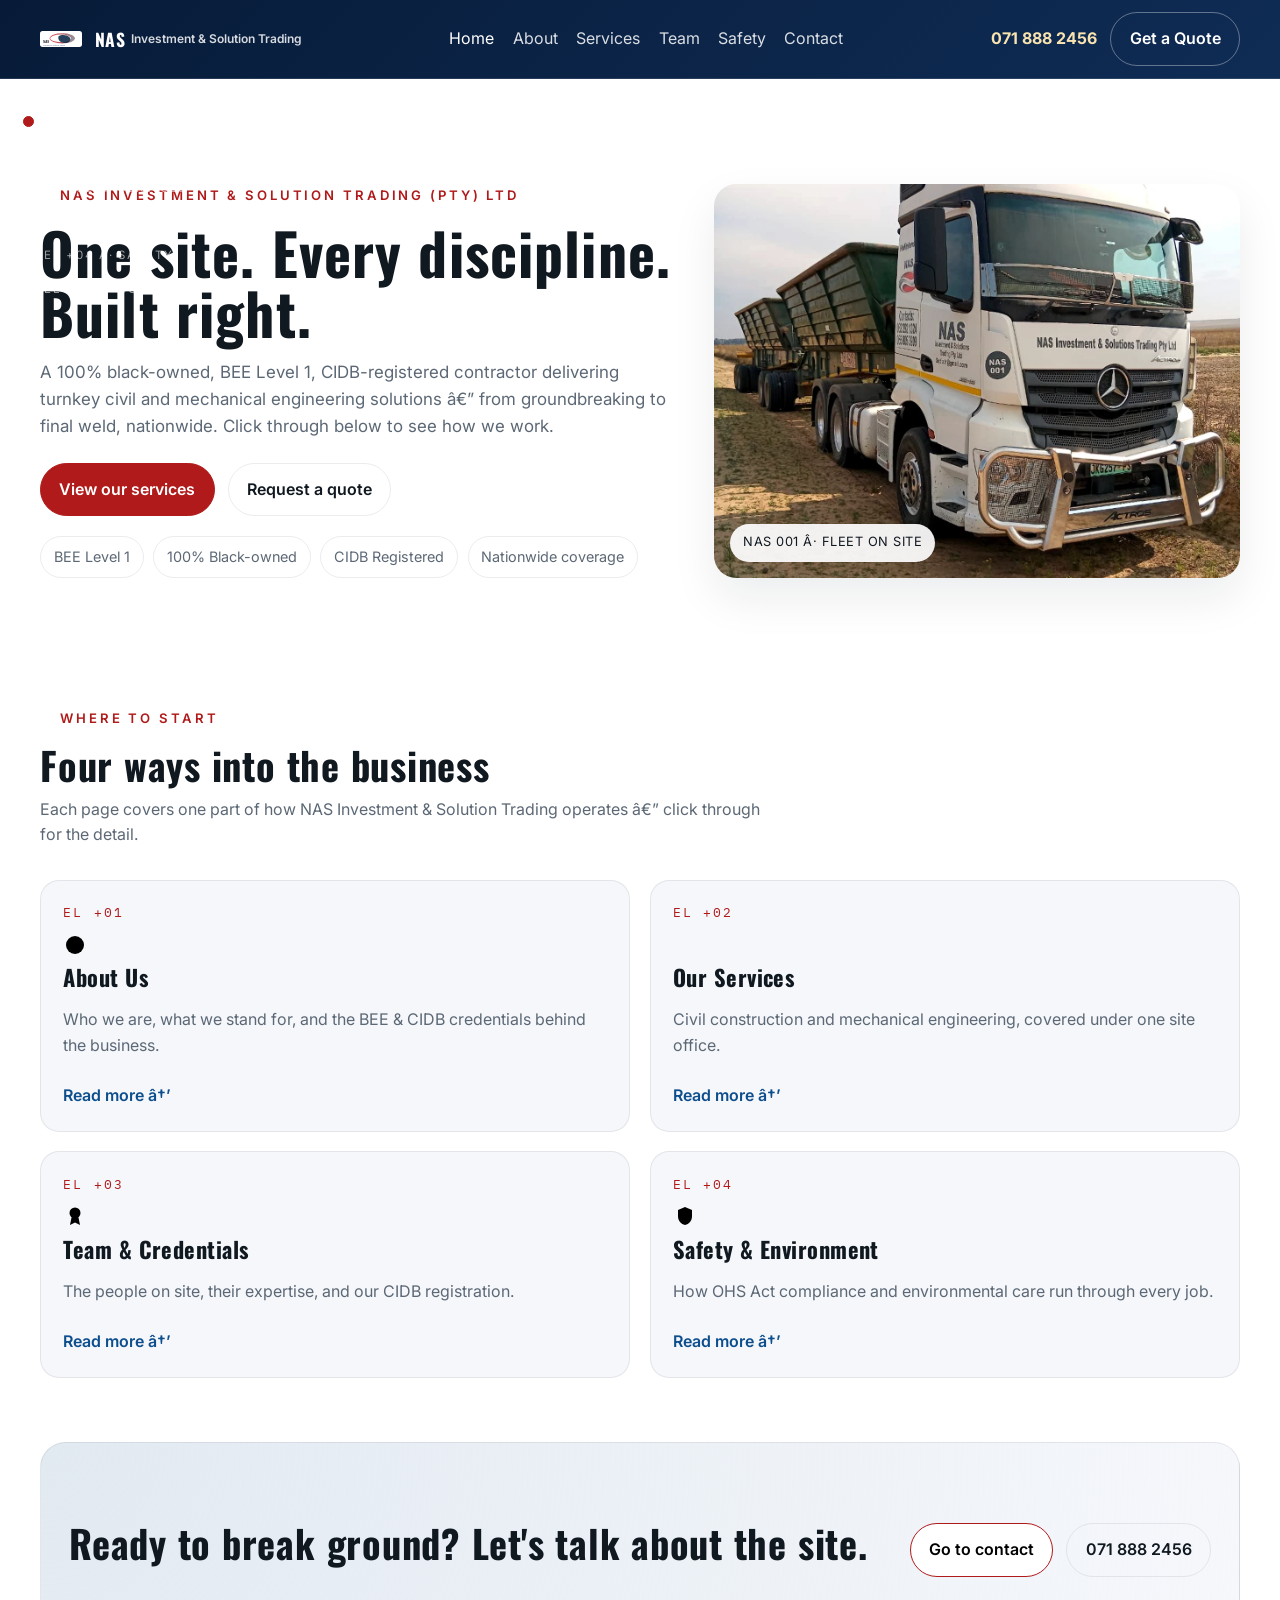
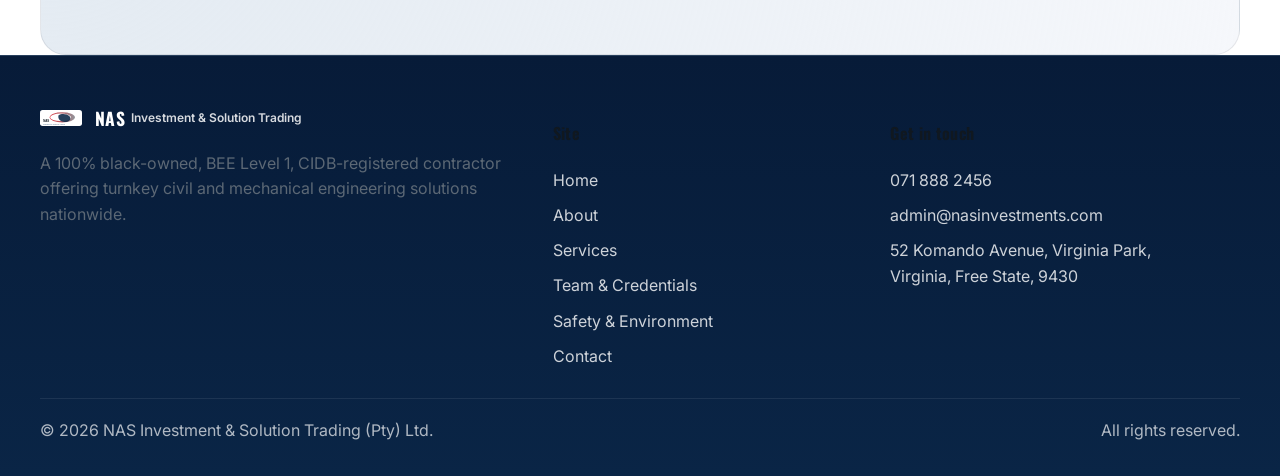
<file: index.html>
﻿<!DOCTYPE html>
<html lang="en">
<head>
<meta charset="UTF-8">
<meta name="viewport" content="width=device-width, initial-scale=1.0">
<title>NAS Investment &amp; Solution Trading | Civil &amp; Mechanical Construction</title>
<meta name="description" content="NAS Investment & Solution Trading (Pty) Ltd â€” a 100% black-owned, BEE Level 1, CIDB-registered construction company offering turnkey civil and mechanical engineering solutions across South Africa.">
<link rel="canonical" href="https://nasinvestments.co.za/">
<link rel="preconnect" href="https://fonts.googleapis.com">
<link rel="preconnect" href="https://fonts.gstatic.com" crossorigin>
<link href="https://fonts.googleapis.com/css2?family=Oswald:wght@500;600;700&family=Inter:wght@400;500;600;700&family=IBM+Plex+Mono:wght@500;600&display=swap" rel="stylesheet">
<link rel="stylesheet" href="styles.css">
</head>
<body>

<svg style="display:none">
  <defs>
    <symbol id="i-mark" viewBox="0 0 24 24"><path d="M4 19V5l9 14V5" stroke="currentColor"/><rect x="16.5" y="5" width="3" height="14" transform="rotate(14 18 12)" fill="currentColor" stroke="none" class="accent"/></symbol>
    <symbol id="i-house" viewBox="0 0 24 24"><polyline points="3 11 12 4 21 11"/><path d="M5 9.5V20h14V9.5"/><rect x="10" y="13" width="4" height="7"/></symbol>
    <symbol id="i-beam" viewBox="0 0 24 24"><path d="M5 4h14M5 20h14M12 4v16M8 4v2.4M16 4v2.4M8 17.6v2.4M16 17.6v2.4"/></symbol>
    <symbol id="i-compass" viewBox="0 0 24 24"><circle cx="12" cy="12" r="9"/><polygon points="13.6,8.4 15,13 12,17 9.6,13"/></symbol>
    <symbol id="i-shield" viewBox="0 0 24 24"><path d="M12 3l7 3v6c0 5-3 8-7 9-4-1-7-4-7-9V6z"/></symbol>
    <symbol id="i-badge" viewBox="0 0 24 24"><circle cx="12" cy="9" r="5.5"/><path d="M8.5 13.5L7 21l5-2.5 5 2.5-1.5-7.5"/></symbol>
    <symbol id="i-pin" viewBox="0 0 24 24"><path d="M12 22s7-7.5 7-12a7 7 0 10-14 0c0 4.5 7 12 7 12z"/><circle cx="12" cy="10" r="2.4"/></symbol>
    <symbol id="i-phone" viewBox="0 0 24 24"><path d="M6 4h3l1.6 4.2-2 1.4c1 2.6 2.8 4.4 5.4 5.4l1.4-2L19 14.4v3.1c0 1-.8 1.9-1.8 1.9C9.5 19.4 4.6 14.5 4.1 7.8 4 6.8 4.9 6 6 6z"/></symbol>
    <symbol id="i-mail" viewBox="0 0 24 24"><rect x="3" y="5" width="18" height="14" rx="1"/><path d="M3 6.5l9 6.5 9-6.5"/></symbol>
  </defs>
</svg>

<aside class="rail" aria-hidden="true">
  <div class="rail-line"></div>
  <div class="rail-marks">
    <a class="rail-mark active" href="index.html"><span class="tick"></span><span class="rail-text">EL +00 Â· HOME</span></a>
    <a class="rail-mark" href="about.html"><span class="tick"></span><span class="rail-text">EL +01 Â· ABOUT</span></a>
    <a class="rail-mark" href="services.html"><span class="tick"></span><span class="rail-text">EL +02 Â· SERVICES</span></a>
    <a class="rail-mark" href="team.html"><span class="tick"></span><span class="rail-text">EL +03 Â· TEAM</span></a>
    <a class="rail-mark" href="safety.html"><span class="tick"></span><span class="rail-text">EL +04 Â· SAFETY</span></a>
    <a class="rail-mark" href="contact.html"><span class="tick"></span><span class="rail-text">EL +05 Â· CONTACT</span></a>
  </div>
</aside>

<header id="site-header">
  <div class="nav-inner">
    <a class="brand" href="index.html">
      <img class="brand-logo" src="images/logo.svg" alt="NAS Investment & Solution Trading logo">
      <span class="brand-text"><strong>NAS</strong><span>Investment &amp; Solution Trading</span></span>
    </a>
    <nav class="menu" id="menu">
      <a href="index.html" class="active">Home</a>
      <a href="about.html">About</a>
      <a href="services.html">Services</a>
      <a href="team.html">Team</a>
      <a href="safety.html">Safety</a>
      <a href="contact.html">Contact</a>
    </nav>
    <div class="nav-cta">
      <a class="nav-phone" href="tel:0718882456">071 888 2456</a>
      <a class="btn btn-outline" href="contact.html">Get a Quote</a>
      <button class="nav-toggle" id="navToggle" aria-label="Toggle menu" aria-expanded="false" aria-controls="menu">
        <span></span><span></span><span></span>
      </button>
    </div>
  </div>
</header>

<main>

  <!-- HERO -->
  <section class="hero">
    <div class="hero-grid" aria-hidden="true"></div>
    <div class="wrap hero-inner">
      <div>
        <div class="eyebrow"><span class="tick"></span>NAS Investment &amp; Solution Trading (Pty) Ltd</div>
        <h1>One site. Every discipline. Built right.</h1>
        <p class="hero-lede">A 100% black-owned, BEE Level&nbsp;1, CIDB-registered contractor delivering turnkey civil and mechanical engineering solutions â€” from groundbreaking to final weld, nationwide. Click through below to see how we work.</p>
        <div class="hero-cta">
          <a class="btn btn-primary" href="services.html">View our services</a>
          <a class="btn btn-outline" href="contact.html">Request a quote</a>
        </div>
        <div class="badge-strip">
          <span class="badge">BEE Level 1</span>
          <span class="badge">100% Black-owned</span>
          <span class="badge">CIDB Registered</span>
          <span class="badge">Nationwide coverage</span>
        </div>
      </div>
      <div class="photo-frame hero-photo reveal">
        <picture>
          <source srcset="images/optimized/truck.webp" type="image/webp">
          <img src="images/optimized/truck.jpeg" alt="NAS Investment & Solution Trading branded Mercedes-Benz Actros with side-tipper trailers on site" loading="eager">
        </picture>
        <span class="photo-tag">NAS 001 Â· Fleet on site</span>
      </div>
    </div>
  </section>

  <!-- EXPLORE -->
  <section class="light">
    <div class="wrap">
      <div class="section-head reveal">
        <div class="eyebrow"><span class="tick"></span>Where to start</div>
        <h2>Four ways into the business</h2>
        <p>Each page covers one part of how NAS Investment &amp; Solution Trading operates â€” click through for the detail.</p>
      </div>
      <div class="explore-grid">
        <a class="explore-card reveal" href="about.html">
          <div class="mono">EL +01</div>
          <svg class="icon"><use href="#i-compass"/></svg>
          <h3>About Us</h3>
          <p>Who we are, what we stand for, and the BEE &amp; CIDB credentials behind the business.</p>
          <span class="go">Read more â†’</span>
        </a>
        <a class="explore-card reveal" href="services.html">
          <div class="mono">EL +02</div>
          <svg class="icon"><use href="#i-beam"/></svg>
          <h3>Our Services</h3>
          <p>Civil construction and mechanical engineering, covered under one site office.</p>
          <span class="go">Read more â†’</span>
        </a>
        <a class="explore-card reveal" href="team.html">
          <div class="mono">EL +03</div>
          <svg class="icon"><use href="#i-badge"/></svg>
          <h3>Team &amp; Credentials</h3>
          <p>The people on site, their expertise, and our CIDB registration.</p>
          <span class="go">Read more â†’</span>
        </a>
        <a class="explore-card reveal" href="safety.html">
          <div class="mono">EL +04</div>
          <svg class="icon"><use href="#i-shield"/></svg>
          <h3>Safety &amp; Environment</h3>
          <p>How OHS Act compliance and environmental care run through every job.</p>
          <span class="go">Read more â†’</span>
        </a>
      </div>
    </div>
  </section>

  <!-- CTA BAND -->
  <section class="cta-band" style="padding-top:0;padding-bottom:0;">
    <div class="wrap cta-band-inner" style="padding:3.6rem 1.75rem;">
      <h2>Ready to break ground? Let's talk about the site.</h2>
      <div class="cta-band-links">
        <a class="btn btn-primary" href="contact.html" style="background:var(--white);color:var(--black);">Go to contact</a>
        <a class="btn btn-outline" href="tel:0718882456">071 888 2456</a>
      </div>
    </div>
  </section>

</main>

<footer>
  <div class="wrap footer-grid">
    <div class="footer-col">
      <a class="brand" href="https://nasinvestments.co.za/">
        <img class="brand-logo" src="images/logo.svg" alt="NAS Investment & Solution Trading logo">
        <span class="brand-text"><strong>NAS</strong><span>Investment &amp; Solution Trading</span></span>
      </a>
      <p style="margin-top:1.1rem;">A 100% black-owned, BEE Level&nbsp;1, CIDB-registered contractor offering turnkey civil and mechanical engineering solutions nationwide.</p>
    </div>
    <div class="footer-col">
      <h4>Site</h4>
      <ul class="footer-links">
        <li><a href="index.html">Home</a></li>
        <li><a href="about.html">About</a></li>
        <li><a href="services.html">Services</a></li>
        <li><a href="team.html">Team &amp; Credentials</a></li>
        <li><a href="safety.html">Safety &amp; Environment</a></li>
        <li><a href="contact.html">Contact</a></li>
      </ul>
    </div>
    <div class="footer-col">
      <h4>Get in touch</h4>
      <ul class="footer-contact">
        <li><a href="tel:0718882456">071 888 2456</a></li>
        <li><a href="mailto:admin@nasinvestments.com">admin@nasinvestments.com</a></li>
        <li>52 Komando Avenue, Virginia Park,<br>Virginia, Free State, 9430</li>
      </ul>
    </div>
  </div>
  <div class="wrap footer-bottom">
    <span>&copy; 2026 NAS Investment &amp; Solution Trading (Pty) Ltd.</span>
    <span>All rights reserved.</span>
  </div>
</footer>

<script src="script.js"></script>
</body>
</html>
</file>
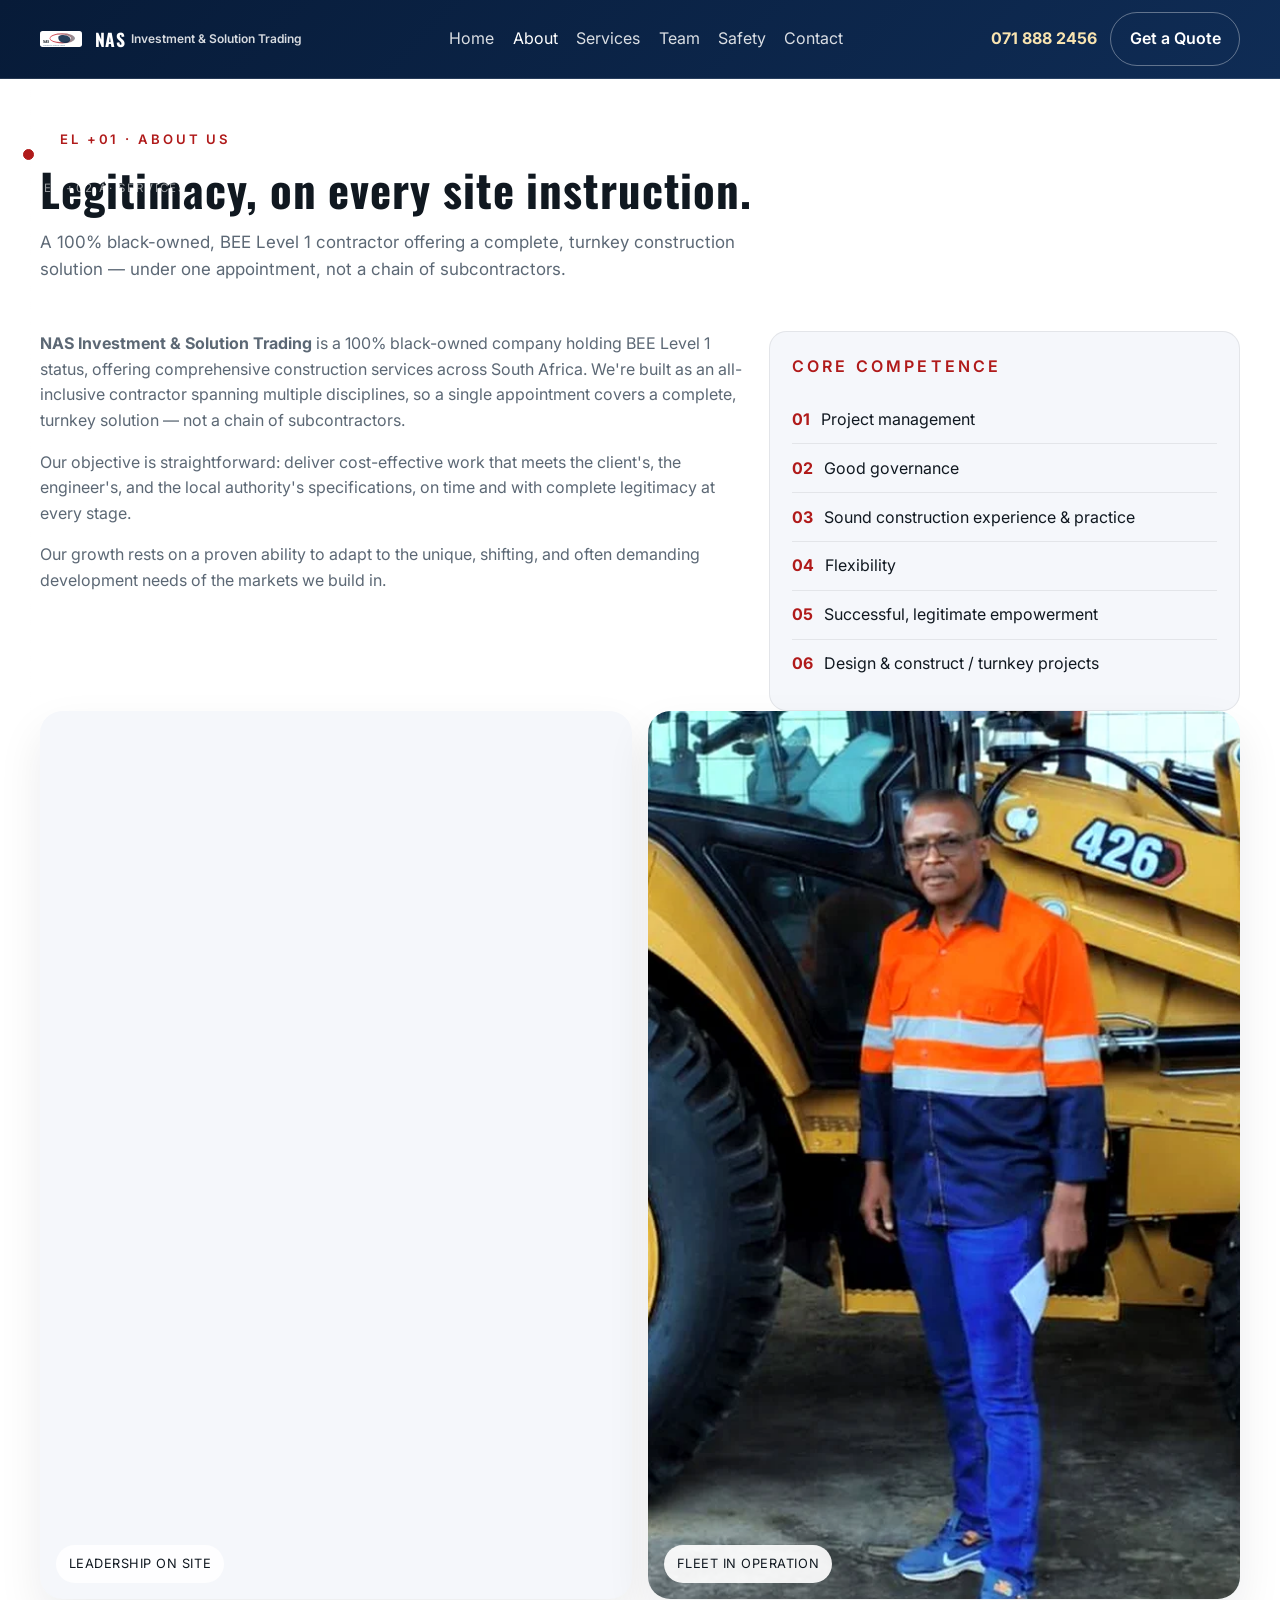
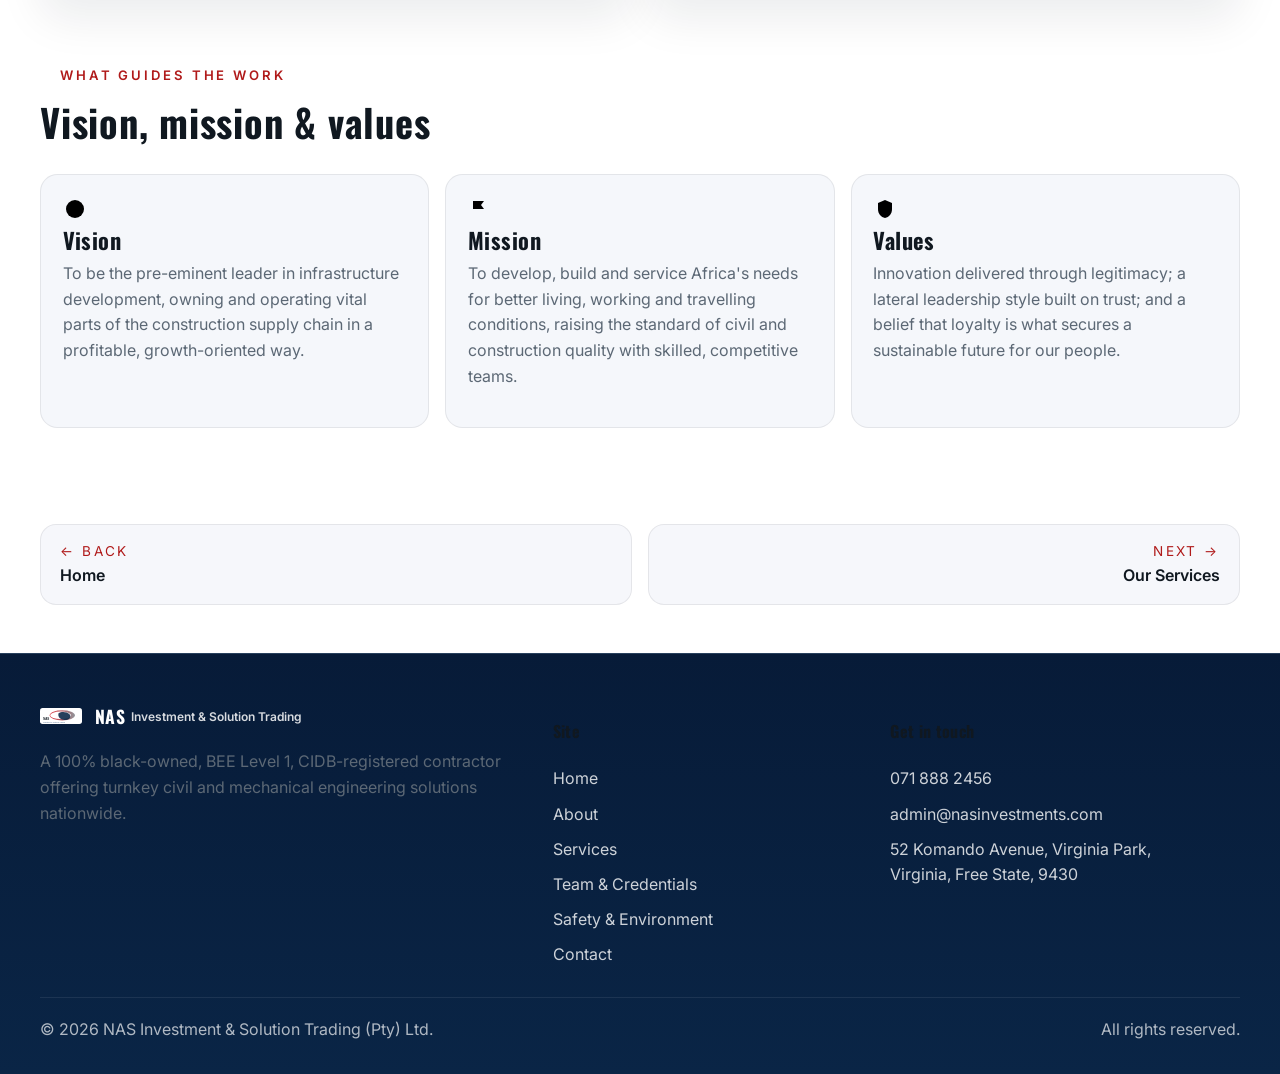
<file: about.html>
﻿<!DOCTYPE html>
<html lang="en">
<head>
<meta charset="UTF-8">
<meta name="viewport" content="width=device-width, initial-scale=1.0">
<title>About Us | NAS Investment &amp; Solution Trading</title>
<meta name="description" content="NAS Investment & Solution Trading is a 100% black-owned, BEE Level 1 construction company delivering turnkey civil and mechanical engineering solutions.">
<link rel="canonical" href="https://nasinvestments.co.za/about.html">
<link rel="preconnect" href="https://fonts.googleapis.com">
<link rel="preconnect" href="https://fonts.gstatic.com" crossorigin>
<link href="https://fonts.googleapis.com/css2?family=Oswald:wght@500;600;700&family=Inter:wght@400;500;600;700&family=IBM+Plex+Mono:wght@500;600&display=swap" rel="stylesheet">
<link rel="stylesheet" href="styles.css">
</head>
<body>

<svg style="display:none">
  <defs>
    <symbol id="i-mark" viewBox="0 0 24 24"><path d="M4 19V5l9 14V5" stroke="currentColor"/><rect x="16.5" y="5" width="3" height="14" transform="rotate(14 18 12)" fill="currentColor" stroke="none" class="accent"/></symbol>
    <symbol id="i-compass" viewBox="0 0 24 24"><circle cx="12" cy="12" r="9"/><polygon points="13.6,8.4 15,13 12,17 9.6,13"/></symbol>
    <symbol id="i-flag" viewBox="0 0 24 24"><line x1="5" y1="3" x2="5" y2="21"/><path d="M5 4h11l-3 4 3 4H5"/></symbol>
    <symbol id="i-shield" viewBox="0 0 24 24"><path d="M12 3l7 3v6c0 5-3 8-7 9-4-1-7-4-7-9V6z"/></symbol>
    <symbol id="i-beam" viewBox="0 0 24 24"><path d="M5 4h14M5 20h14M12 4v16M8 4v2.4M16 4v2.4M8 17.6v2.4M16 17.6v2.4"/></symbol>
    <symbol id="i-badge" viewBox="0 0 24 24"><circle cx="12" cy="9" r="5.5"/><path d="M8.5 13.5L7 21l5-2.5 5 2.5-1.5-7.5"/></symbol>
    <symbol id="i-pin" viewBox="0 0 24 24"><path d="M12 22s7-7.5 7-12a7 7 0 10-14 0c0 4.5 7 12 7 12z"/><circle cx="12" cy="10" r="2.4"/></symbol>
    <symbol id="i-phone" viewBox="0 0 24 24"><path d="M6 4h3l1.6 4.2-2 1.4c1 2.6 2.8 4.4 5.4 5.4l1.4-2L19 14.4v3.1c0 1-.8 1.9-1.8 1.9C9.5 19.4 4.6 14.5 4.1 7.8 4 6.8 4.9 6 6 6z"/></symbol>
    <symbol id="i-mail" viewBox="0 0 24 24"><rect x="3" y="5" width="18" height="14" rx="1"/><path d="M3 6.5l9 6.5 9-6.5"/></symbol>
  </defs>
</svg>

<aside class="rail" aria-hidden="true">
  <div class="rail-line"></div>
  <div class="rail-marks">
    <a class="rail-mark" href="index.html"><span class="tick"></span><span class="rail-text">EL +00 Â· HOME</span></a>
    <a class="rail-mark active" href="about.html"><span class="tick"></span><span class="rail-text">EL +01 Â· ABOUT</span></a>
    <a class="rail-mark" href="services.html"><span class="tick"></span><span class="rail-text">EL +02 Â· SERVICES</span></a>
    <a class="rail-mark" href="team.html"><span class="tick"></span><span class="rail-text">EL +03 Â· TEAM</span></a>
    <a class="rail-mark" href="safety.html"><span class="tick"></span><span class="rail-text">EL +04 Â· SAFETY</span></a>
    <a class="rail-mark" href="contact.html"><span class="tick"></span><span class="rail-text">EL +05 Â· CONTACT</span></a>
  </div>
</aside>

<header id="site-header">
  <div class="nav-inner">
    <a class="brand" href="index.html">
      <img class="brand-logo" src="images/logo.svg" alt="NAS Investment & Solution Trading logo">
      <span class="brand-text"><strong>NAS</strong><span>Investment &amp; Solution Trading</span></span>
    </a>
    <nav class="menu" id="menu">
      <a href="index.html">Home</a>
      <a href="about.html" class="active">About</a>
      <a href="services.html">Services</a>
      <a href="team.html">Team</a>
      <a href="safety.html">Safety</a>
      <a href="contact.html">Contact</a>
    </nav>
    <div class="nav-cta">
      <a class="nav-phone" href="tel:0718882456">071 888 2456</a>
      <a class="btn btn-outline" href="contact.html">Get a Quote</a>
      <button class="nav-toggle" id="navToggle" aria-label="Toggle menu" aria-expanded="false" aria-controls="menu">
        <span></span><span></span><span></span>
      </button>
    </div>
  </div>
</header>

<main>

  <div class="page-banner">
    <div class="wrap">
      <div class="eyebrow"><span class="tick"></span>EL +01 &middot; About us</div>
      <h1>Legitimacy, on every site instruction.</h1>
      <p class="lede">A 100% black-owned, BEE Level&nbsp;1 contractor offering a complete, turnkey construction solution &mdash; under one appointment, not a chain of subcontractors.</p>
    </div>
  </div>

  <section>
    <div class="wrap">
      <div class="about-layout">
        <div class="about-copy reveal">
          <p><strong>NAS Investment &amp; Solution Trading</strong> is a 100% black-owned company holding BEE Level&nbsp;1 status, offering comprehensive construction services across South Africa. We're built as an all-inclusive contractor spanning multiple disciplines, so a single appointment covers a complete, turnkey solution &mdash; not a chain of subcontractors.</p>
          <p>Our objective is straightforward: deliver cost-effective work that meets the client's, the engineer's, and the local authority's specifications, on time and with complete legitimacy at every stage.</p>
          <p>Our growth rests on a proven ability to adapt to the unique, shifting, and often demanding development needs of the markets we build in.</p>
        </div>
        <div class="spec-sheet reveal">
          <div class="spec-head">Core competence</div>
          <ul class="spec-list">
            <li><span class="idx">01</span>Project management</li>
            <li><span class="idx">02</span>Good governance</li>
            <li><span class="idx">03</span>Sound construction experience &amp; practice</li>
            <li><span class="idx">04</span>Flexibility</li>
            <li><span class="idx">05</span>Successful, legitimate empowerment</li>
            <li><span class="idx">06</span>Design &amp; construct / turnkey projects</li>
          </ul>
        </div>
      </div>
    </div>
  </section>

  <section class="light" style="padding-top:0;">
    <div class="wrap">
      <div class="photo-grid-2 reveal">
        <div class="photo-frame split-photo">
          <span class="photo-tag">Leadership on site</span>
        </div>
        <div class="photo-frame split-photo">
        <picture>
          <source srcset="images/optimized/sedia_ceo.webp" type="image/webp">
          <img src="images/optimized/sedia_ceo.jpeg" alt="NAS Investment & Solution Trading leadership at a plant handover" loading="lazy">
        </picture>
                    <picture>
                      <source srcset="images/optimized/truck_2.webp" type="image/webp">
                      <img src="images/optimized/truck_2.jpeg" alt="NAS fleet truck and side-tipper trailers on the open road" loading="lazy">
                    </picture>
          <span class="photo-tag">Fleet in operation</span>
        </div>
      </div>
    </div>
  </section>

  <section class="light" style="padding-top:0;">
    <div class="wrap">
      <div class="section-head reveal">
        <div class="eyebrow"><span class="tick"></span>What guides the work</div>
        <h2>Vision, mission &amp; values</h2>
      </div>
      <div class="vmv-grid">
        <div class="vmv-card reveal">
          <svg class="icon"><use href="#i-compass"/></svg>
          <h3>Vision</h3>
          <p>To be the pre-eminent leader in infrastructure development, owning and operating vital parts of the construction supply chain in a profitable, growth-oriented way.</p>
        </div>
        <div class="vmv-card reveal">
          <svg class="icon"><use href="#i-flag"/></svg>
          <h3>Mission</h3>
          <p>To develop, build and service Africa's needs for better living, working and travelling conditions, raising the standard of civil and construction quality with skilled, competitive teams.</p>
        </div>
        <div class="vmv-card reveal">
          <svg class="icon"><use href="#i-shield"/></svg>
          <h3>Values</h3>
          <p>Innovation delivered through legitimacy; a lateral leadership style built on trust; and a belief that loyalty is what secures a sustainable future for our people.</p>
        </div>
      </div>
    </div>
  </section>

  <nav class="page-nav">
    <a class="prev" href="index.html"><span class="dir">&larr; Back</span><span class="title">Home</span></a>
    <a class="next" href="services.html"><span class="dir">Next &rarr;</span><span class="title">Our Services</span></a>
  </nav>

</main>

<footer>
  <div class="wrap footer-grid">
    <div class="footer-col">
      <a class="brand" href="https://nasinvestments.co.za/">
        <img class="brand-logo" src="images/logo.svg" alt="NAS Investment & Solution Trading logo">
        <span class="brand-text"><strong>NAS</strong><span>Investment &amp; Solution Trading</span></span>
      </a>
      <p style="margin-top:1.1rem;">A 100% black-owned, BEE Level&nbsp;1, CIDB-registered contractor offering turnkey civil and mechanical engineering solutions nationwide.</p>
    </div>
    <div class="footer-col">
      <h4>Site</h4>
      <ul class="footer-links">
        <li><a href="index.html">Home</a></li>
        <li><a href="about.html">About</a></li>
        <li><a href="services.html">Services</a></li>
        <li><a href="team.html">Team &amp; Credentials</a></li>
        <li><a href="safety.html">Safety &amp; Environment</a></li>
        <li><a href="contact.html">Contact</a></li>
      </ul>
    </div>
    <div class="footer-col">
      <h4>Get in touch</h4>
      <ul class="footer-contact">
        <li><a href="tel:0718882456">071 888 2456</a></li>
        <li><a href="mailto:admin@nasinvestments.com">admin@nasinvestments.com</a></li>
        <li>52 Komando Avenue, Virginia Park,<br>Virginia, Free State, 9430</li>
      </ul>
    </div>
  </div>
  <div class="wrap footer-bottom">
    <span>&copy; 2026 NAS Investment &amp; Solution Trading (Pty) Ltd.</span>
    <span>All rights reserved.</span>
  </div>
</footer>

<script src="script.js"></script>
</body>
</html>
</file>
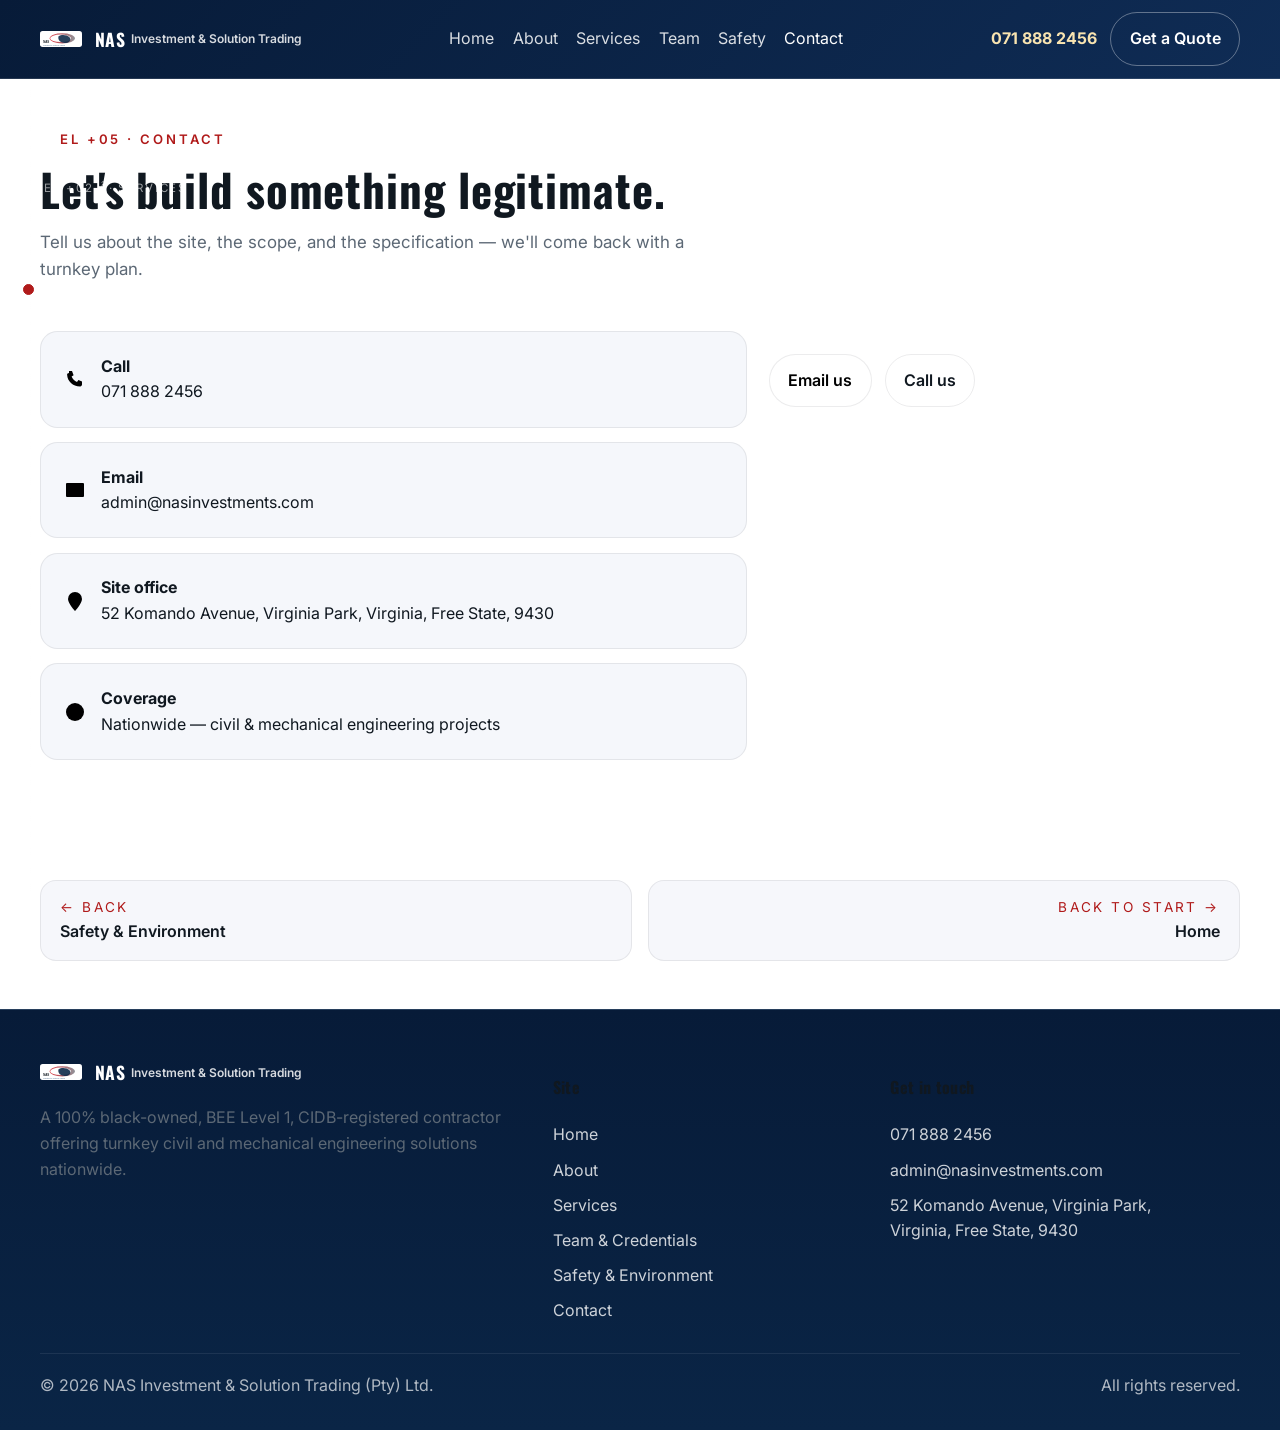
<file: contact.html>
﻿<!DOCTYPE html>
<html lang="en">
<head>
<meta charset="UTF-8">
<meta name="viewport" content="width=device-width, initial-scale=1.0">
<title>Contact Us | NAS Investment &amp; Solution Trading</title>
<meta name="description" content="Get in touch with NAS Investment & Solution Trading â€” 52 Komando Avenue, Virginia Park, Virginia, Free State. Call 071 888 2456 or email admin@nasinvestments.com.">
<link rel="canonical" href="https://nasinvestments.co.za/contact.html">
<link rel="preconnect" href="https://fonts.googleapis.com">
<link rel="preconnect" href="https://fonts.gstatic.com" crossorigin>
<link href="https://fonts.googleapis.com/css2?family=Oswald:wght@500;600;700&family=Inter:wght@400;500;600;700&family=IBM+Plex+Mono:wght@500;600&display=swap" rel="stylesheet">
<link rel="stylesheet" href="styles.css">
</head>
<body>

<svg style="display:none">
  <defs>
    <symbol id="i-mark" viewBox="0 0 24 24"><path d="M4 19V5l9 14V5" stroke="currentColor"/><rect x="16.5" y="5" width="3" height="14" transform="rotate(14 18 12)" fill="currentColor" stroke="none" class="accent"/></symbol>
    <symbol id="i-pin" viewBox="0 0 24 24"><path d="M12 22s7-7.5 7-12a7 7 0 10-14 0c0 4.5 7 12 7 12z"/><circle cx="12" cy="10" r="2.4"/></symbol>
    <symbol id="i-phone" viewBox="0 0 24 24"><path d="M6 4h3l1.6 4.2-2 1.4c1 2.6 2.8 4.4 5.4 5.4l1.4-2L19 14.4v3.1c0 1-.8 1.9-1.8 1.9C9.5 19.4 4.6 14.5 4.1 7.8 4 6.8 4.9 6 6 6z"/></symbol>
    <symbol id="i-mail" viewBox="0 0 24 24"><rect x="3" y="5" width="18" height="14" rx="1"/><path d="M3 6.5l9 6.5 9-6.5"/></symbol>
    <symbol id="i-clock" viewBox="0 0 24 24"><circle cx="12" cy="12" r="9"/><polyline points="12 7 12 12 16 14"/></symbol>
  </defs>
</svg>

<aside class="rail" aria-hidden="true">
  <div class="rail-line"></div>
  <div class="rail-marks">
    <a class="rail-mark" href="index.html"><span class="tick"></span><span class="rail-text">EL +00 Â· HOME</span></a>
    <a class="rail-mark" href="about.html"><span class="tick"></span><span class="rail-text">EL +01 Â· ABOUT</span></a>
    <a class="rail-mark" href="services.html"><span class="tick"></span><span class="rail-text">EL +02 Â· SERVICES</span></a>
    <a class="rail-mark" href="team.html"><span class="tick"></span><span class="rail-text">EL +03 Â· TEAM</span></a>
    <a class="rail-mark" href="safety.html"><span class="tick"></span><span class="rail-text">EL +04 Â· SAFETY</span></a>
    <a class="rail-mark active" href="contact.html"><span class="tick"></span><span class="rail-text">EL +05 Â· CONTACT</span></a>
  </div>
</aside>

<header id="site-header">
  <div class="nav-inner">
    <a class="brand" href="index.html">
      <img class="brand-logo" src="images/logo.svg" alt="NAS Investment & Solution Trading logo">
      <span class="brand-text"><strong>NAS</strong><span>Investment &amp; Solution Trading</span></span>
    </a>
    <nav class="menu" id="menu">
      <a href="index.html">Home</a>
      <a href="about.html">About</a>
      <a href="services.html">Services</a>
      <a href="team.html">Team</a>
      <a href="safety.html">Safety</a>
      <a href="contact.html" class="active">Contact</a>
    </nav>
    <div class="nav-cta">
      <a class="nav-phone" href="tel:0718882456">071 888 2456</a>
      <a class="btn btn-outline" href="contact.html">Get a Quote</a>
      <button class="nav-toggle" id="navToggle" aria-label="Toggle menu" aria-expanded="false" aria-controls="menu">
        <span></span><span></span><span></span>
      </button>
    </div>
  </div>
</header>

<main>

  <div class="page-banner">
    <div class="wrap">
      <div class="eyebrow"><span class="tick"></span>EL +05 &middot; Contact</div>
      <h1>Let's build something legitimate.</h1>
      <p class="lede">Tell us about the site, the scope, and the specification &mdash; we'll come back with a turnkey plan.</p>
    </div>
  </div>

  <section class="contact" style="padding-bottom:5.5rem;">
    <div class="wrap">
      <div class="contact-layout">
        <div class="contact-cards reveal">
          <div class="ccard">
            <svg class="icon"><use href="#i-phone"/></svg>
            <span><strong>Call</strong><a href="tel:0718882456">071 888 2456</a></span>
          </div>
          <div class="ccard">
            <svg class="icon"><use href="#i-mail"/></svg>
            <span><strong>Email</strong><a href="mailto:admin@nasinvestments.com">admin@nasinvestments.com</a></span>
          </div>
          <div class="ccard">
            <svg class="icon"><use href="#i-pin"/></svg>
            <span><strong>Site office</strong><span>52 Komando Avenue, Virginia Park, Virginia, Free State, 9430</span></span>
          </div>
          <div class="ccard">
            <svg class="icon"><use href="#i-clock"/></svg>
            <span><strong>Coverage</strong><span>Nationwide &mdash; civil &amp; mechanical engineering projects</span></span>
          </div>
        </div>
        <div class="reveal">
          <div class="contact-cta">
            <a class="btn btn-dark" href="mailto:admin@nasinvestments.com" style="background:var(--white);color:var(--black);">Email us</a>
            <a class="btn btn-outline" href="tel:0718882456">Call us</a>
          </div>
        </div>
      </div>
    </div>
  </section>

  <nav class="page-nav">
    <a class="prev" href="safety.html"><span class="dir">&larr; Back</span><span class="title">Safety &amp; Environment</span></a>
    <a class="next" href="index.html"><span class="dir">Back to start &rarr;</span><span class="title">Home</span></a>
  </nav>

</main>

<footer>
  <div class="wrap footer-grid">
    <div class="footer-col">
      <a class="brand" href="index.html">
        <img class="brand-logo" src="images/logo.svg" alt="NAS Investment & Solution Trading logo">
        <span class="brand-text"><strong>NAS</strong><span>Investment &amp; Solution Trading</span></span>
      </a>
      <p style="margin-top:1.1rem;">A 100% black-owned, BEE Level&nbsp;1, CIDB-registered contractor offering turnkey civil and mechanical engineering solutions nationwide.</p>
    </div>
    <div class="footer-col">
      <h4>Site</h4>
      <ul class="footer-links">
        <li><a href="index.html">Home</a></li>
        <li><a href="about.html">About</a></li>
        <li><a href="services.html">Services</a></li>
        <li><a href="team.html">Team &amp; Credentials</a></li>
        <li><a href="safety.html">Safety &amp; Environment</a></li>
        <li><a href="contact.html">Contact</a></li>
      </ul>
    </div>
    <div class="footer-col">
      <h4>Get in touch</h4>
      <ul class="footer-contact">
        <li><a href="tel:0718882456">071 888 2456</a></li>
        <li><a href="mailto:admin@nasinvestments.com">admin@nasinvestments.com</a></li>
        <li>52 Komando Avenue, Virginia Park,<br>Virginia, Free State, 9430</li>
      </ul>
    </div>
  </div>
  <div class="wrap footer-bottom">
    <span>&copy; 2026 NAS Investment &amp; Solution Trading (Pty) Ltd.</span>
    <span>All rights reserved.</span>
  </div>
</footer>

<script src="script.js"></script>
</body>
</html>
</file>
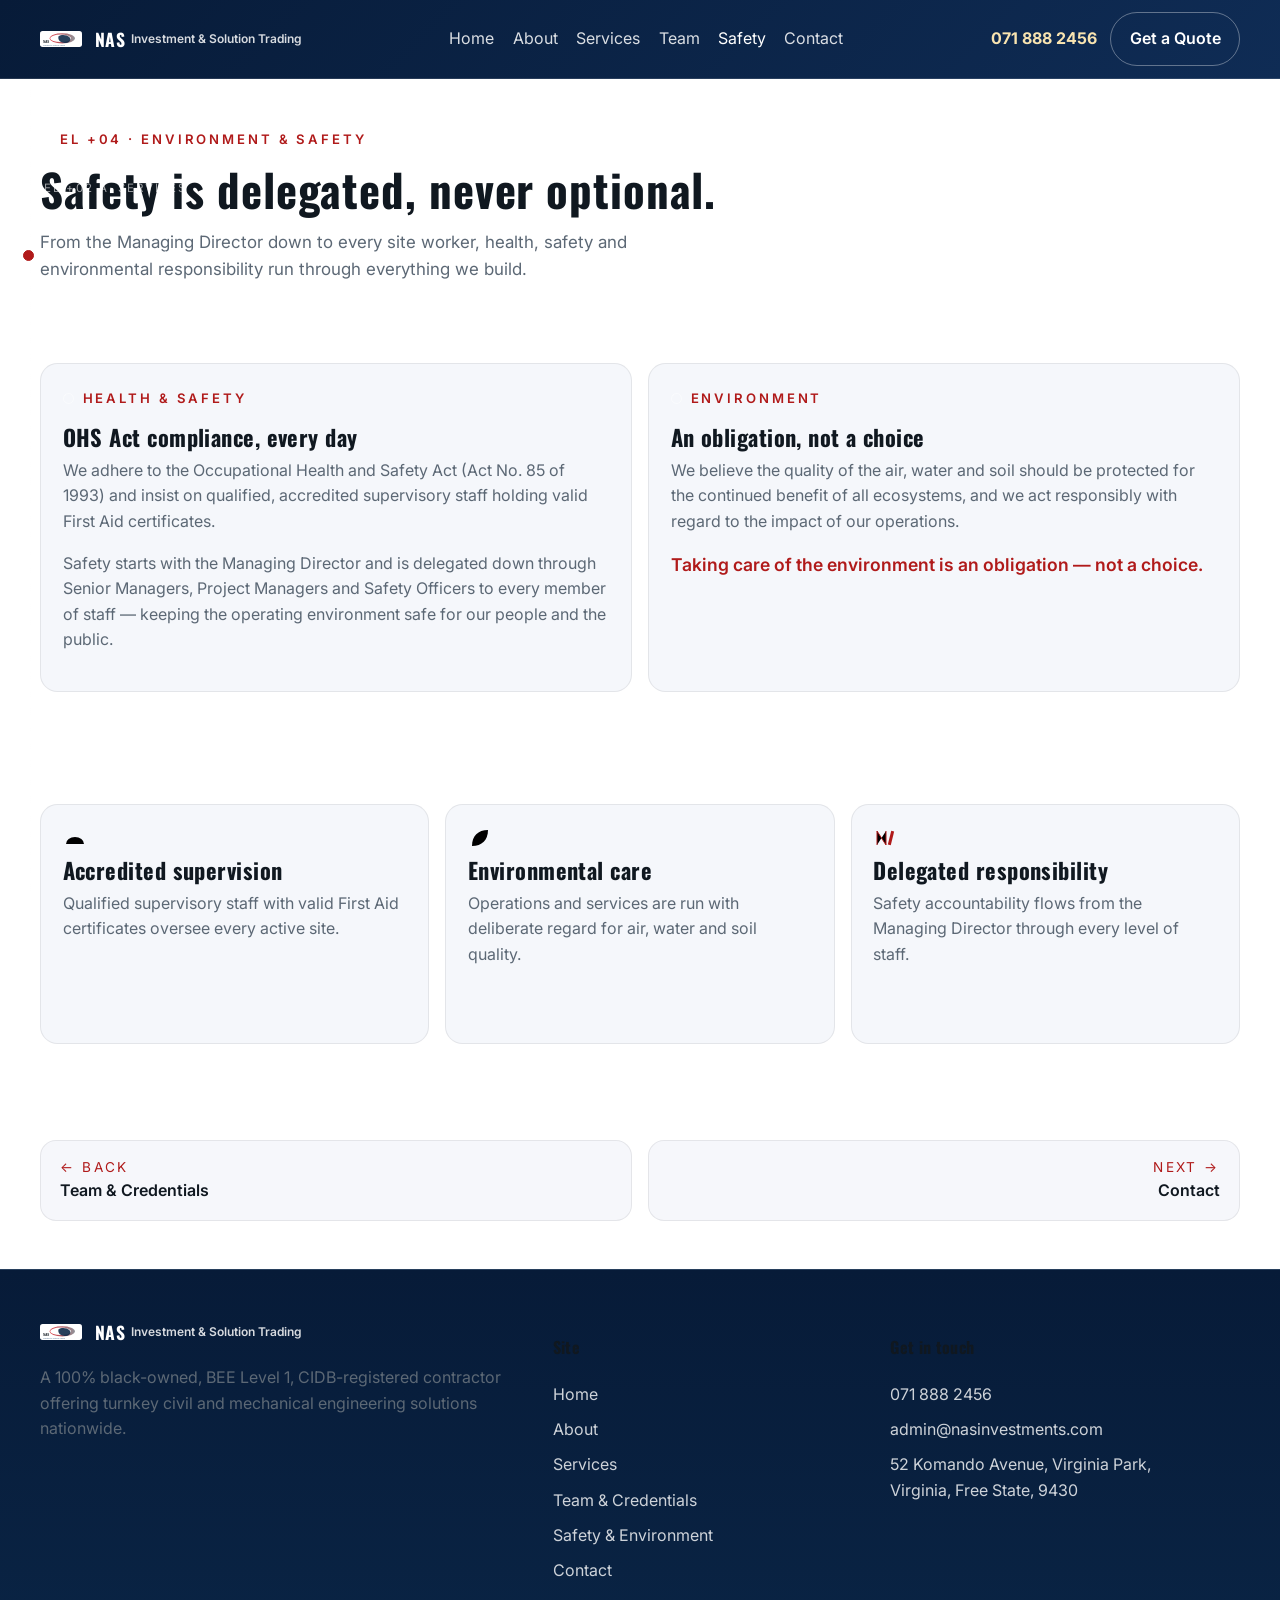
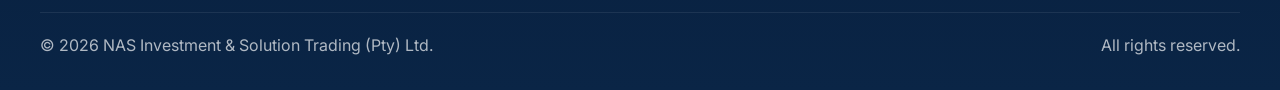
<file: safety.html>
﻿<!DOCTYPE html>
<html lang="en">
<head>
<meta charset="UTF-8">
<meta name="viewport" content="width=device-width, initial-scale=1.0">
<title>Safety &amp; Environment | NAS Investment &amp; Solution Trading</title>
<meta name="description" content="How NAS Investment & Solution Trading applies the Occupational Health and Safety Act and environmental responsibility on every site.">
<link rel="preconnect" href="https://fonts.googleapis.com">
<link rel="preconnect" href="https://fonts.gstatic.com" crossorigin>
<link href="https://fonts.googleapis.com/css2?family=Oswald:wght@500;600;700&family=Inter:wght@400;500;600;700&family=IBM+Plex+Mono:wght@500;600&display=swap" rel="stylesheet">
<link rel="stylesheet" href="styles.css">
</head>
<body>

<svg style="display:none">
  <defs>
    <symbol id="i-mark" viewBox="0 0 24 24"><path d="M4 19V5l9 14V5" stroke="currentColor"/><rect x="16.5" y="5" width="3" height="14" transform="rotate(14 18 12)" fill="currentColor" stroke="none" class="accent"/></symbol>
    <symbol id="i-helmet" viewBox="0 0 24 24"><path d="M3 18a9 7 0 0118 0"/><line x1="2" y1="18" x2="22" y2="18"/><line x1="12" y1="6" x2="12" y2="9"/></symbol>
    <symbol id="i-leaf" viewBox="0 0 24 24"><path d="M4 20C4 10 10 4 20 4c0 10-6 16-16 16z"/><path d="M4 20c4-4 8-8 16-16"/></symbol>
    <symbol id="i-pin" viewBox="0 0 24 24"><path d="M12 22s7-7.5 7-12a7 7 0 10-14 0c0 4.5 7 12 7 12z"/><circle cx="12" cy="10" r="2.4"/></symbol>
    <symbol id="i-phone" viewBox="0 0 24 24"><path d="M6 4h3l1.6 4.2-2 1.4c1 2.6 2.8 4.4 5.4 5.4l1.4-2L19 14.4v3.1c0 1-.8 1.9-1.8 1.9C9.5 19.4 4.6 14.5 4.1 7.8 4 6.8 4.9 6 6 6z"/></symbol>
    <symbol id="i-mail" viewBox="0 0 24 24"><rect x="3" y="5" width="18" height="14" rx="1"/><path d="M3 6.5l9 6.5 9-6.5"/></symbol>
  </defs>
</svg>

<aside class="rail" aria-hidden="true">
  <div class="rail-line"></div>
  <div class="rail-marks">
    <a class="rail-mark" href="index.html"><span class="tick"></span><span class="rail-text">EL +00 Â· HOME</span></a>
    <a class="rail-mark" href="about.html"><span class="tick"></span><span class="rail-text">EL +01 Â· ABOUT</span></a>
    <a class="rail-mark" href="services.html"><span class="tick"></span><span class="rail-text">EL +02 Â· SERVICES</span></a>
    <a class="rail-mark" href="team.html"><span class="tick"></span><span class="rail-text">EL +03 Â· TEAM</span></a>
    <a class="rail-mark active" href="safety.html"><span class="tick"></span><span class="rail-text">EL +04 Â· SAFETY</span></a>
    <a class="rail-mark" href="contact.html"><span class="tick"></span><span class="rail-text">EL +05 Â· CONTACT</span></a>
  </div>
</aside>

<header id="site-header">
  <div class="nav-inner">
    <a class="brand" href="index.html">
      <img class="brand-logo" src="images/logo.svg" alt="NAS Investment & Solution Trading logo">
      <span class="brand-text"><strong>NAS</strong><span>Investment &amp; Solution Trading</span></span>
    </a>
    <nav class="menu" id="menu">
      <a href="index.html">Home</a>
      <a href="about.html">About</a>
      <a href="services.html">Services</a>
      <a href="team.html">Team</a>
      <a href="safety.html" class="active">Safety</a>
      <a href="contact.html">Contact</a>
    </nav>
    <div class="nav-cta">
      <a class="nav-phone" href="tel:0718882456">071 888 2456</a>
      <a class="btn btn-outline" href="contact.html">Get a Quote</a>
      <button class="nav-toggle" id="navToggle" aria-label="Toggle menu" aria-expanded="false" aria-controls="menu">
        <span></span><span></span><span></span>
      </button>
    </div>
  </div>
</header>

<main>

  <div class="page-banner">
    <div class="wrap">
      <div class="eyebrow"><span class="tick"></span>EL +04 &middot; Environment &amp; safety</div>
      <h1>Safety is delegated, never optional.</h1>
      <p class="lede">From the Managing Director down to every site worker, health, safety and environmental responsibility run through everything we build.</p>
    </div>
  </div>

  <section class="safety">
    <div class="wrap safety-inner">
      <div class="safety-grid">
        <div class="safety-col reveal">
          <div class="eyebrow"><span class="tick"></span>Health &amp; Safety</div>
          <h3>OHS Act compliance, every day</h3>
          <p>We adhere to the Occupational Health and Safety Act (Act No. 85 of 1993) and insist on qualified, accredited supervisory staff holding valid First Aid certificates.</p>
          <p>Safety starts with the Managing Director and is delegated down through Senior Managers, Project Managers and Safety Officers to every member of staff &mdash; keeping the operating environment safe for our people and the public.</p>
        </div>
        <div class="safety-col reveal">
          <div class="eyebrow"><span class="tick"></span>Environment</div>
          <h3>An obligation, not a choice</h3>
          <p>We believe the quality of the air, water and soil should be protected for the continued benefit of all ecosystems, and we act responsibly with regard to the impact of our operations.</p>
          <p class="safety-quote">Taking care of the environment is an obligation &mdash; not a choice.</p>
        </div>
      </div>
    </div>
  </section>

  <section class="light">
    <div class="wrap">
      <div class="vmv-grid" style="grid-template-columns:repeat(3,1fr);">
        <div class="vmv-card reveal">
          <svg class="icon"><use href="#i-helmet"/></svg>
          <h3>Accredited supervision</h3>
          <p>Qualified supervisory staff with valid First Aid certificates oversee every active site.</p>
        </div>
        <div class="vmv-card reveal">
          <svg class="icon"><use href="#i-leaf"/></svg>
          <h3>Environmental care</h3>
          <p>Operations and services are run with deliberate regard for air, water and soil quality.</p>
        </div>
        <div class="vmv-card reveal">
          <svg class="icon"><use href="#i-mark"/></svg>
          <h3>Delegated responsibility</h3>
          <p>Safety accountability flows from the Managing Director through every level of staff.</p>
        </div>
      </div>
    </div>
  </section>

  <nav class="page-nav">
    <a class="prev" href="team.html"><span class="dir">&larr; Back</span><span class="title">Team &amp; Credentials</span></a>
    <a class="next" href="contact.html"><span class="dir">Next &rarr;</span><span class="title">Contact</span></a>
  </nav>

</main>

<footer>
  <div class="wrap footer-grid">
    <div class="footer-col">
      <a class="brand" href="https://nasinvestments.co.za/">
        <img class="brand-logo" src="images/logo.svg" alt="NAS Investment & Solution Trading logo">
        <span class="brand-text"><strong>NAS</strong><span>Investment &amp; Solution Trading</span></span>
      </a>
      <p style="margin-top:1.1rem;">A 100% black-owned, BEE Level&nbsp;1, CIDB-registered contractor offering turnkey civil and mechanical engineering solutions nationwide.</p>
    </div>
    <div class="footer-col">
      <h4>Site</h4>
      <ul class="footer-links">
        <li><a href="index.html">Home</a></li>
        <li><a href="about.html">About</a></li>
        <li><a href="services.html">Services</a></li>
        <li><a href="team.html">Team &amp; Credentials</a></li>
        <li><a href="safety.html">Safety &amp; Environment</a></li>
        <li><a href="contact.html">Contact</a></li>
      </ul>
    </div>
    <div class="footer-col">
      <h4>Get in touch</h4>
      <ul class="footer-contact">
        <li><a href="tel:0718882456">071 888 2456</a></li>
        <li><a href="mailto:admin@nasinvestments.com">admin@nasinvestments.com</a></li>
        <li>52 Komando Avenue, Virginia Park,<br>Virginia, Free State, 9430</li>
      </ul>
    </div>
  </div>
  <div class="wrap footer-bottom">
    <span>&copy; 2026 NAS Investment &amp; Solution Trading (Pty) Ltd.</span>
    <span>All rights reserved.</span>
  </div>
</footer>

<script src="script.js"></script>
</body>
</html>
</file>
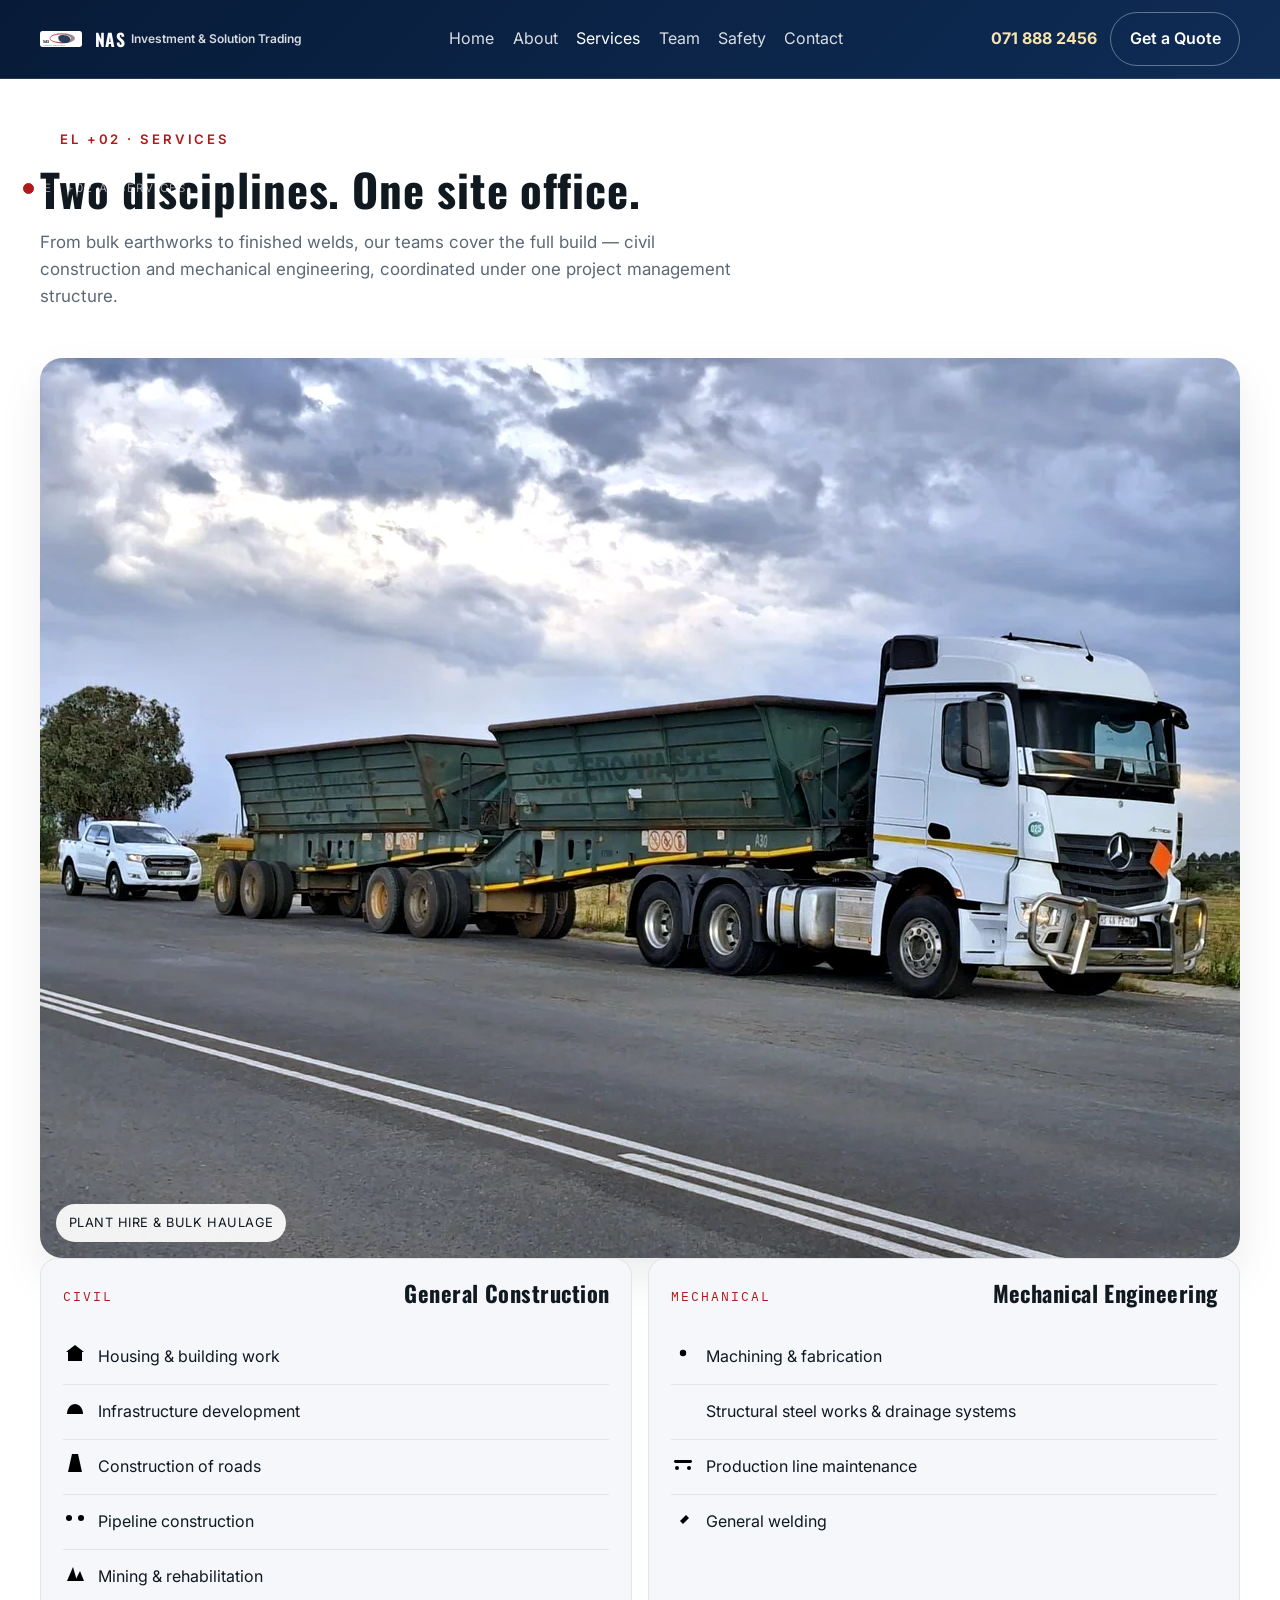
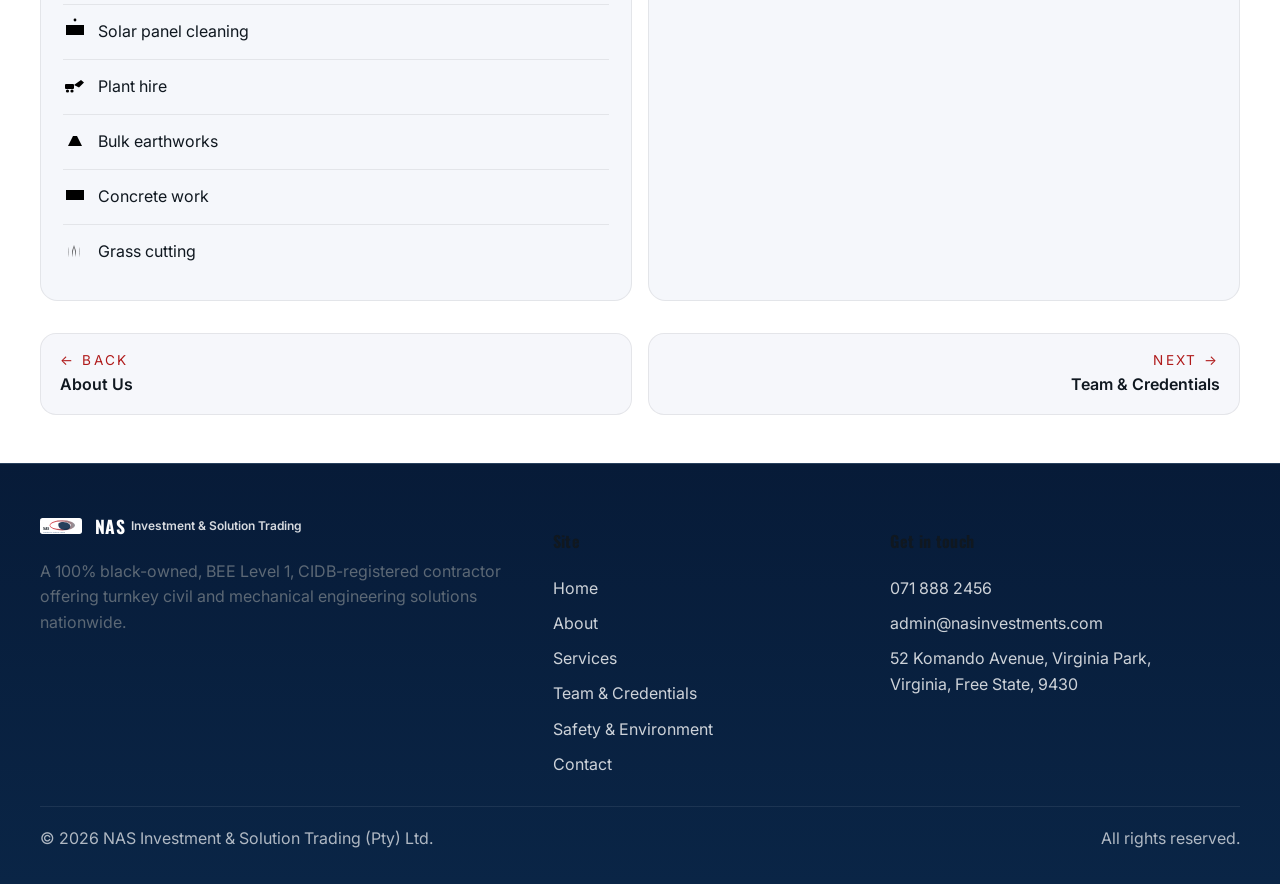
<file: services.html>
﻿<!DOCTYPE html>
<html lang="en">
<head>
<meta charset="UTF-8">
<meta name="viewport" content="width=device-width, initial-scale=1.0">
<title>Our Services | NAS Investment &amp; Solution Trading</title>
<meta name="description" content="General construction and mechanical engineering services from NAS Investment & Solution Trading â€” housing, roads, pipelines, mining rehabilitation, plant hire, fabrication and welding.">
<link rel="canonical" href="https://nasinvestments.co.za/services.html">
<link rel="preconnect" href="https://fonts.googleapis.com">
<link rel="preconnect" href="https://fonts.gstatic.com" crossorigin>
<link href="https://fonts.googleapis.com/css2?family=Oswald:wght@500;600;700&family=Inter:wght@400;500;600;700&family=IBM+Plex+Mono:wght@500;600&display=swap" rel="stylesheet">
<link rel="stylesheet" href="styles.css">
</head>
<body>

<svg style="display:none">
  <defs>
    <symbol id="i-mark" viewBox="0 0 24 24"><path d="M4 19V5l9 14V5" stroke="currentColor"/><rect x="16.5" y="5" width="3" height="14" transform="rotate(14 18 12)" fill="currentColor" stroke="none" class="accent"/></symbol>
    <symbol id="i-house" viewBox="0 0 24 24"><polyline points="3 11 12 4 21 11"/><path d="M5 9.5V20h14V9.5"/><rect x="10" y="13" width="4" height="7"/></symbol>
    <symbol id="i-bridge" viewBox="0 0 24 24"><path d="M2 18h20"/><path d="M4 18c0-6 4-10 8-10s8 4 8 10"/><line x1="8" y1="18" x2="8" y2="13"/><line x1="16" y1="18" x2="16" y2="13"/></symbol>
    <symbol id="i-road" viewBox="0 0 24 24"><path d="M5 21 9 3h6l4 18"/><line x1="12" y1="6" x2="12" y2="9"/><line x1="12" y1="12" x2="12" y2="15"/><line x1="12" y1="18" x2="12" y2="21"/></symbol>
    <symbol id="i-pipe" viewBox="0 0 24 24"><circle cx="6" cy="12" r="3"/><circle cx="18" cy="12" r="3"/><line x1="9" y1="12" x2="15" y2="12"/></symbol>
    <symbol id="i-mining" viewBox="0 0 24 24"><polygon points="4,20 10,6 14,20"/><polygon points="12,20 17,10 21,20"/></symbol>
    <symbol id="i-solar" viewBox="0 0 24 24"><rect x="3" y="9" width="18" height="10"/><line x1="3" y1="14" x2="21" y2="14"/><line x1="9" y1="9" x2="9" y2="19"/><line x1="15" y1="9" x2="15" y2="19"/><circle cx="12" cy="4" r="1.4"/></symbol>
    <symbol id="i-plant" viewBox="0 0 24 24"><rect x="2" y="13" width="9" height="5" rx="1"/><circle cx="4.5" cy="20" r="1.6"/><circle cx="9" cy="20" r="1.6"/><path d="M11 14 18 9 21 11.5 16 16.5"/></symbol>
    <symbol id="i-earth" viewBox="0 0 24 24"><path d="M3 20h18"/><path d="M5 20l3-6h8l3 6"/><path d="M8 14l2-4h4l2 4"/></symbol>
    <symbol id="i-concrete" viewBox="0 0 24 24"><rect x="3" y="9" width="18" height="10"/><line x1="3" y1="14" x2="9" y2="9"/><line x1="9" y1="19" x2="17" y2="9"/><line x1="15" y1="19" x2="21" y2="13"/></symbol>
    <symbol id="i-grass" viewBox="0 0 24 24"><path d="M5 21c0-6 1-10 1-10"/><path d="M9 21c0-8 2-12 2-12"/><path d="M13 21c0-8-2-12-2-12"/><path d="M17 21c0-6-1-10-1-10"/></symbol>
    <symbol id="i-gear" viewBox="0 0 24 24"><circle cx="12" cy="12" r="3.2"/><path d="M12 2v3M12 19v3M2 12h3M19 12h3M4.9 4.9l2.1 2.1M16.9 16.9l2.1 2.1M4.9 19.1l2.1-2.1M16.9 7.1l2.1-2.1"/></symbol>
    <symbol id="i-beam" viewBox="0 0 24 24"><path d="M5 4h14M5 20h14M12 4v16M8 4v2.4M16 4v2.4M8 17.6v2.4M16 17.6v2.4"/></symbol>
    <symbol id="i-conveyor" viewBox="0 0 24 24"><rect x="3" y="9" width="18" height="3" rx="1.4"/><circle cx="6" cy="17" r="2"/><circle cx="18" cy="17" r="2"/><line x1="6" y1="15" x2="6" y2="12"/><line x1="18" y1="15" x2="18" y2="12"/></symbol>
    <symbol id="i-weld" viewBox="0 0 24 24"><path d="M4 20l6-6"/><path d="M9 15l6-6 3 3-6 6z"/><line x1="17.5" y1="6.5" x2="19.5" y2="4.5"/><line x1="19" y1="9.5" x2="21.5" y2="9.5"/><line x1="14.5" y1="4" x2="14.5" y2="1.5"/></symbol>
    <symbol id="i-pin" viewBox="0 0 24 24"><path d="M12 22s7-7.5 7-12a7 7 0 10-14 0c0 4.5 7 12 7 12z"/><circle cx="12" cy="10" r="2.4"/></symbol>
    <symbol id="i-phone" viewBox="0 0 24 24"><path d="M6 4h3l1.6 4.2-2 1.4c1 2.6 2.8 4.4 5.4 5.4l1.4-2L19 14.4v3.1c0 1-.8 1.9-1.8 1.9C9.5 19.4 4.6 14.5 4.1 7.8 4 6.8 4.9 6 6 6z"/></symbol>
    <symbol id="i-mail" viewBox="0 0 24 24"><rect x="3" y="5" width="18" height="14" rx="1"/><path d="M3 6.5l9 6.5 9-6.5"/></symbol>
  </defs>
</svg>

<aside class="rail" aria-hidden="true">
  <div class="rail-line"></div>
  <div class="rail-marks">
    <a class="rail-mark" href="index.html"><span class="tick"></span><span class="rail-text">EL +00 Â· HOME</span></a>
    <a class="rail-mark" href="about.html"><span class="tick"></span><span class="rail-text">EL +01 Â· ABOUT</span></a>
    <a class="rail-mark active" href="services.html"><span class="tick"></span><span class="rail-text">EL +02 Â· SERVICES</span></a>
    <a class="rail-mark" href="team.html"><span class="tick"></span><span class="rail-text">EL +03 Â· TEAM</span></a>
    <a class="rail-mark" href="safety.html"><span class="tick"></span><span class="rail-text">EL +04 Â· SAFETY</span></a>
    <a class="rail-mark" href="contact.html"><span class="tick"></span><span class="rail-text">EL +05 Â· CONTACT</span></a>
  </div>
</aside>

<header id="site-header">
  <div class="nav-inner">
    <a class="brand" href="index.html">
      <img class="brand-logo" src="images/logo.svg" alt="NAS Investment & Solution Trading logo">
      <span class="brand-text"><strong>NAS</strong><span>Investment &amp; Solution Trading</span></span>
    </a>
    <nav class="menu" id="menu">
      <a href="index.html">Home</a>
      <a href="about.html">About</a>
      <a href="services.html" class="active">Services</a>
      <a href="team.html">Team</a>
      <a href="safety.html">Safety</a>
      <a href="contact.html">Contact</a>
    </nav>
    <div class="nav-cta">
      <a class="nav-phone" href="tel:0718882456">071 888 2456</a>
      <a class="btn btn-outline" href="contact.html">Get a Quote</a>
      <button class="nav-toggle" id="navToggle" aria-label="Toggle menu" aria-expanded="false" aria-controls="menu">
        <span></span><span></span><span></span>
      </button>
    </div>
  </div>
</header>

<main>

  <div class="page-banner">
    <div class="wrap">
      <div class="eyebrow"><span class="tick"></span>EL +02 &middot; Services</div>
      <h1>Two disciplines. One site office.</h1>
      <p class="lede">From bulk earthworks to finished welds, our teams cover the full build &mdash; civil construction and mechanical engineering, coordinated under one project management structure.</p>
    </div>
  </div>

  <section style="padding-bottom:0;">
    <div class="wrap reveal">
      <div class="photo-frame wide-photo">
        <picture>
          <source srcset="images/optimized/truck_2.webp" type="image/webp">
          <img src="images/optimized/truck_2.jpeg" alt="NAS Investment & Solution Trading side-tipper truck transporting material" loading="lazy">
        </picture>
        <span class="photo-tag">Plant hire &amp; bulk haulage</span>
      </div>
    </div>
  </section>

  <section class="svc-split" style="margin-top:0;">
    <div class="svc-panel dark reveal">
      <div class="svc-panel-head">
        <div class="mono">Civil</div>
        <h3>General Construction</h3>
      </div>
      <ul class="svc-list">
        <li class="svc-item"><span class="svc-icon"><svg class="icon"><use href="#i-house"/></svg></span>Housing &amp; building work</li>
        <li class="svc-item"><span class="svc-icon"><svg class="icon"><use href="#i-bridge"/></svg></span>Infrastructure development</li>
        <li class="svc-item"><span class="svc-icon"><svg class="icon"><use href="#i-road"/></svg></span>Construction of roads</li>
        <li class="svc-item"><span class="svc-icon"><svg class="icon"><use href="#i-pipe"/></svg></span>Pipeline construction</li>
        <li class="svc-item"><span class="svc-icon"><svg class="icon"><use href="#i-mining"/></svg></span>Mining &amp; rehabilitation</li>
        <li class="svc-item"><span class="svc-icon"><svg class="icon"><use href="#i-solar"/></svg></span>Solar panel cleaning</li>
        <li class="svc-item"><span class="svc-icon"><svg class="icon"><use href="#i-plant"/></svg></span>Plant hire</li>
        <li class="svc-item"><span class="svc-icon"><svg class="icon"><use href="#i-earth"/></svg></span>Bulk earthworks</li>
        <li class="svc-item"><span class="svc-icon"><svg class="icon"><use href="#i-concrete"/></svg></span>Concrete work</li>
        <li class="svc-item"><span class="svc-icon"><svg class="icon"><use href="#i-grass"/></svg></span>Grass cutting</li>
      </ul>
    </div>
    <div class="svc-panel light reveal">
      <div class="svc-panel-head">
        <div class="mono">Mechanical</div>
        <h3>Mechanical Engineering</h3>
      </div>
      <ul class="svc-list">
        <li class="svc-item"><span class="svc-icon"><svg class="icon"><use href="#i-gear"/></svg></span>Machining &amp; fabrication</li>
        <li class="svc-item"><span class="svc-icon"><svg class="icon"><use href="#i-beam"/></svg></span>Structural steel works &amp; drainage systems</li>
        <li class="svc-item"><span class="svc-icon"><svg class="icon"><use href="#i-conveyor"/></svg></span>Production line maintenance</li>
        <li class="svc-item"><span class="svc-icon"><svg class="icon"><use href="#i-weld"/></svg></span>General welding</li>
      </ul>
    </div>
  </section>

  <nav class="page-nav">
    <a class="prev" href="about.html"><span class="dir">&larr; Back</span><span class="title">About Us</span></a>
    <a class="next" href="team.html"><span class="dir">Next &rarr;</span><span class="title">Team &amp; Credentials</span></a>
  </nav>

</main>

<footer>
  <div class="wrap footer-grid">
    <div class="footer-col">
      <a class="brand" href="https://nasinvestments.co.za/">
        <img class="brand-logo" src="images/logo.svg" alt="NAS Investment & Solution Trading logo">
        <span class="brand-text"><strong>NAS</strong><span>Investment &amp; Solution Trading</span></span>
      </a>
      <p style="margin-top:1.1rem;">A 100% black-owned, BEE Level&nbsp;1, CIDB-registered contractor offering turnkey civil and mechanical engineering solutions nationwide.</p>
    </div>
    <div class="footer-col">
      <h4>Site</h4>
      <ul class="footer-links">
        <li><a href="index.html">Home</a></li>
        <li><a href="about.html">About</a></li>
        <li><a href="services.html">Services</a></li>
        <li><a href="team.html">Team &amp; Credentials</a></li>
        <li><a href="safety.html">Safety &amp; Environment</a></li>
        <li><a href="contact.html">Contact</a></li>
      </ul>
    </div>
    <div class="footer-col">
      <h4>Get in touch</h4>
      <ul class="footer-contact">
        <li><a href="tel:0718882456">071 888 2456</a></li>
        <li><a href="mailto:admin@nasinvestments.com">admin@nasinvestments.com</a></li>
        <li>52 Komando Avenue, Virginia Park,<br>Virginia, Free State, 9430</li>
      </ul>
    </div>
  </div>
  <div class="wrap footer-bottom">
    <span>&copy; 2026 NAS Investment &amp; Solution Trading (Pty) Ltd.</span>
    <span>All rights reserved.</span>
  </div>
</footer>

<script src="script.js"></script>
</body>
</html>
</file>
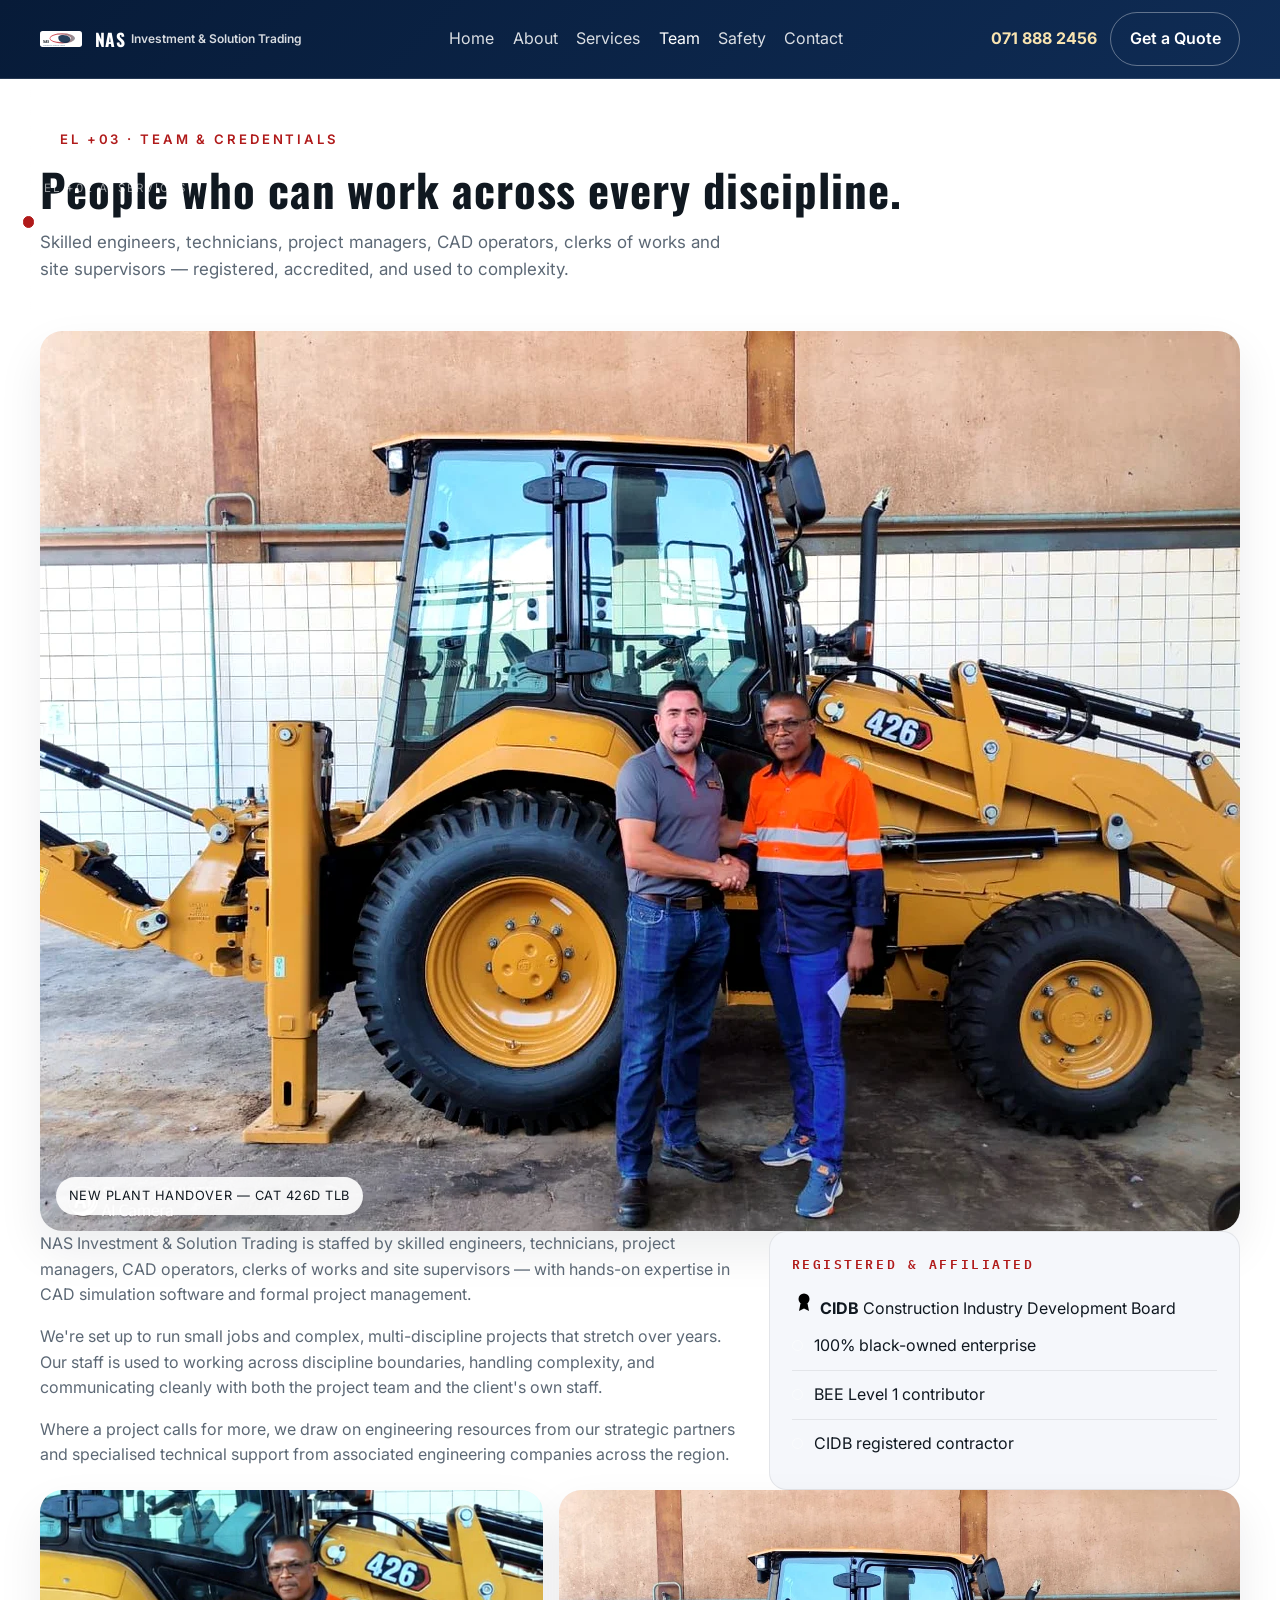
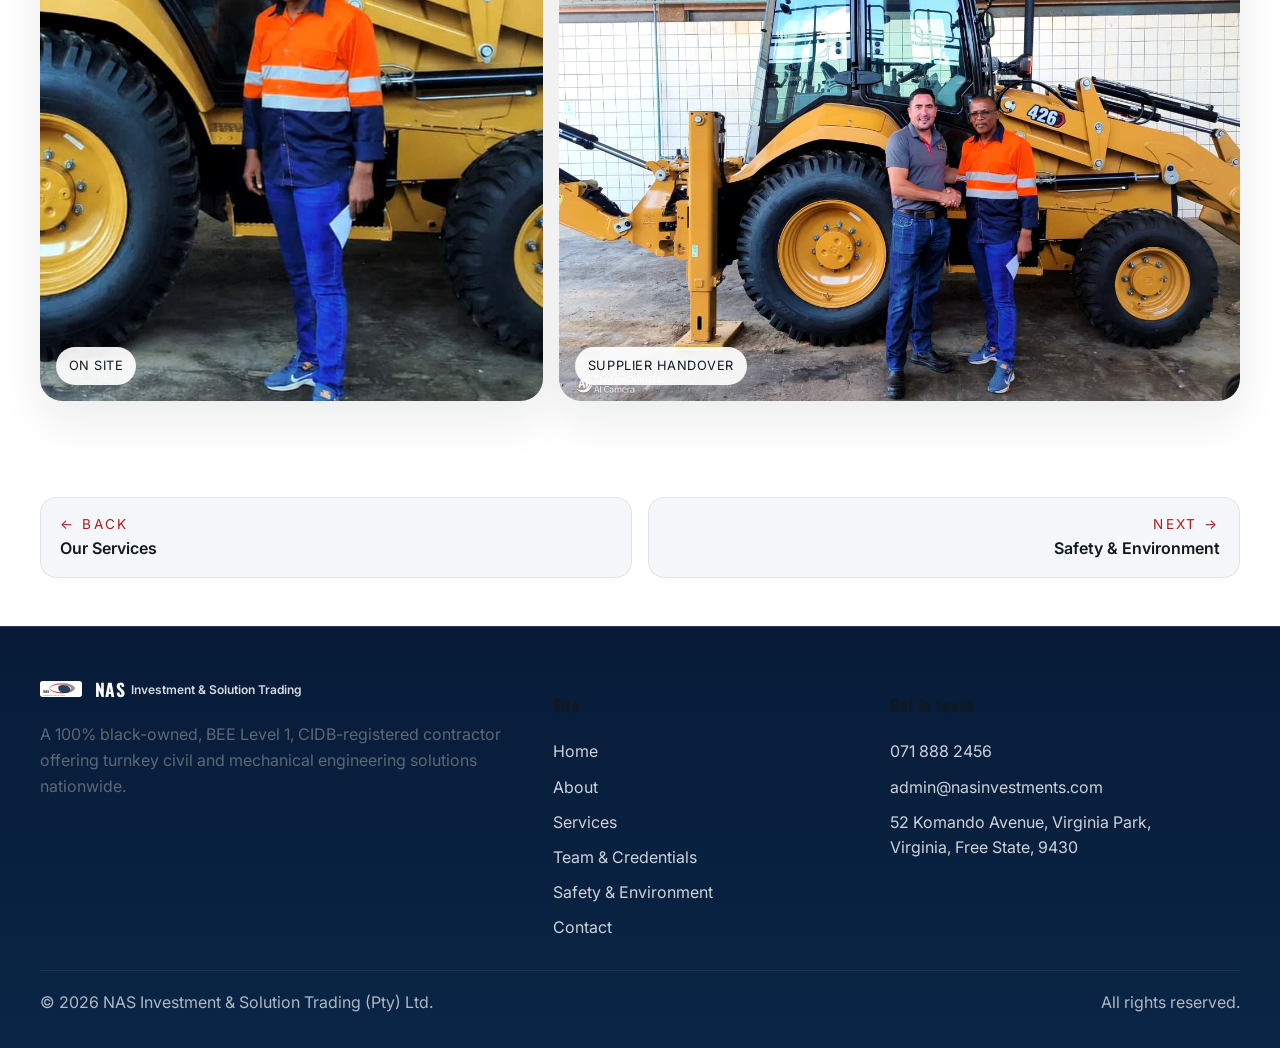
<file: team.html>
﻿<!DOCTYPE html>
<html lang="en">
<head>
<meta charset="UTF-8">
<meta name="viewport" content="width=device-width, initial-scale=1.0">
<title>Team &amp; Credentials | NAS Investment &amp; Solution Trading</title>
<meta name="description" content="Meet the engineers, technicians, project managers and CIDB-registered team behind NAS Investment & Solution Trading.">
<link rel="canonical" href="https://nasinvestments.co.za/team.html">
<link rel="preconnect" href="https://fonts.googleapis.com">
<link rel="preconnect" href="https://fonts.gstatic.com" crossorigin>
<link href="https://fonts.googleapis.com/css2?family=Oswald:wght@500;600;700&family=Inter:wght@400;500;600;700&family=IBM+Plex+Mono:wght@500;600&display=swap" rel="stylesheet">
<link rel="stylesheet" href="styles.css">
</head>
<body>

<svg style="display:none">
  <defs>
    <symbol id="i-mark" viewBox="0 0 24 24"><path d="M4 19V5l9 14V5" stroke="currentColor"/><rect x="16.5" y="5" width="3" height="14" transform="rotate(14 18 12)" fill="currentColor" stroke="none" class="accent"/></symbol>
    <symbol id="i-badge" viewBox="0 0 24 24"><circle cx="12" cy="9" r="5.5"/><path d="M8.5 13.5L7 21l5-2.5 5 2.5-1.5-7.5"/></symbol>
    <symbol id="i-pin" viewBox="0 0 24 24"><path d="M12 22s7-7.5 7-12a7 7 0 10-14 0c0 4.5 7 12 7 12z"/><circle cx="12" cy="10" r="2.4"/></symbol>
    <symbol id="i-phone" viewBox="0 0 24 24"><path d="M6 4h3l1.6 4.2-2 1.4c1 2.6 2.8 4.4 5.4 5.4l1.4-2L19 14.4v3.1c0 1-.8 1.9-1.8 1.9C9.5 19.4 4.6 14.5 4.1 7.8 4 6.8 4.9 6 6 6z"/></symbol>
    <symbol id="i-mail" viewBox="0 0 24 24"><rect x="3" y="5" width="18" height="14" rx="1"/><path d="M3 6.5l9 6.5 9-6.5"/></symbol>
  </defs>
</svg>

<aside class="rail" aria-hidden="true">
  <div class="rail-line"></div>
  <div class="rail-marks">
    <a class="rail-mark" href="index.html"><span class="tick"></span><span class="rail-text">EL +00 Â· HOME</span></a>
    <a class="rail-mark" href="about.html"><span class="tick"></span><span class="rail-text">EL +01 Â· ABOUT</span></a>
    <a class="rail-mark" href="services.html"><span class="tick"></span><span class="rail-text">EL +02 Â· SERVICES</span></a>
    <a class="rail-mark active" href="team.html"><span class="tick"></span><span class="rail-text">EL +03 Â· TEAM</span></a>
    <a class="rail-mark" href="safety.html"><span class="tick"></span><span class="rail-text">EL +04 Â· SAFETY</span></a>
    <a class="rail-mark" href="contact.html"><span class="tick"></span><span class="rail-text">EL +05 Â· CONTACT</span></a>
  </div>
</aside>

<header id="site-header">
  <div class="nav-inner">
    <a class="brand" href="index.html">
      <img class="brand-logo" src="images/logo.svg" alt="NAS Investment & Solution Trading logo">
      <span class="brand-text"><strong>NAS</strong><span>Investment &amp; Solution Trading</span></span>
    </a>
    <nav class="menu" id="menu">
      <a href="index.html">Home</a>
      <a href="about.html">About</a>
      <a href="services.html">Services</a>
      <a href="team.html" class="active">Team</a>
      <a href="safety.html">Safety</a>
      <a href="contact.html">Contact</a>
    </nav>
    <div class="nav-cta">
      <a class="nav-phone" href="tel:0718882456">071 888 2456</a>
      <a class="btn btn-outline" href="contact.html">Get a Quote</a>
      <button class="nav-toggle" id="navToggle" aria-label="Toggle menu" aria-expanded="false" aria-controls="menu">
        <span></span><span></span><span></span>
      </button>
    </div>
  </div>
</header>

<main>

  <div class="page-banner">
    <div class="wrap">
      <div class="eyebrow"><span class="tick"></span>EL +03 &middot; Team &amp; credentials</div>
      <h1>People who can work across every discipline.</h1>
      <p class="lede">Skilled engineers, technicians, project managers, CAD operators, clerks of works and site supervisors &mdash; registered, accredited, and used to complexity.</p>
    </div>
  </div>

  <section style="padding-bottom:0;">
    <div class="wrap reveal">
      <div class="photo-frame wide-photo">
        <picture>
          <source srcset="images/optimized/tlb.webp" type="image/webp">
          <img src="images/optimized/tlb.jpeg" alt="NAS leadership accepting delivery of a new TLB / backhoe loader" loading="lazy">
        </picture>
        <span class="photo-tag">New plant handover &mdash; CAT 426D TLB</span>
      </div>
    </div>
  </section>

  <section>
    <div class="wrap">
      <div class="team-layout">
        <div class="team-copy reveal">
          <p>NAS Investment &amp; Solution Trading is staffed by skilled engineers, technicians, project managers, CAD operators, clerks of works and site supervisors &mdash; with hands-on expertise in CAD simulation software and formal project management.</p>
          <p>We're set up to run small jobs and complex, multi-discipline projects that stretch over years. Our staff is used to working across discipline boundaries, handling complexity, and communicating cleanly with both the project team and the client's own staff.</p>
          <p>Where a project calls for more, we draw on engineering resources from our strategic partners and specialised technical support from associated engineering companies across the region.</p>
        </div>
        <div class="cred-box reveal">
          <div class="cred-label mono">Registered &amp; affiliated</div>
          <div class="cred-stamp">
            <svg class="icon"><use href="#i-badge"/></svg>
            <span>
              <strong>CIDB</strong>
              <span>Construction Industry Development Board</span>
            </span>
          </div>
          <ul class="cred-list">
            <li><span class="tick"></span>100% black-owned enterprise</li>
            <li><span class="tick"></span>BEE Level 1 contributor</li>
            <li><span class="tick"></span>CIDB registered contractor</li>
          </ul>
        </div>
      </div>
    </div>
  </section>

  <section class="light" style="padding-top:0;">
    <div class="wrap">
      <div class="photo-grid-2 reveal" style="grid-template-columns:.85fr 1.15fr;">
        <div class="photo-frame portrait-photo">
          <picture>
            <source srcset="images/optimized/sedia_ceo.webp" type="image/webp">
            <img src="images/optimized/sedia_ceo.jpeg" alt="NAS Investment & Solution Trading representative beside a CAT 426D backhoe loader" loading="lazy">
          </picture>
          <span class="photo-tag">On site</span>
        </div>
        <div class="photo-frame portrait-photo" style="aspect-ratio:4/3;">
          <picture>
            <source srcset="images/optimized/tlb.webp" type="image/webp">
            <img src="images/optimized/tlb.jpeg" alt="NAS team and supplier representative shaking hands at a plant handover" loading="lazy">
          </picture>
          <span class="photo-tag">Supplier handover</span>
        </div>
      </div>
    </div>
  </section>

  <nav class="page-nav">
    <a class="prev" href="services.html"><span class="dir">&larr; Back</span><span class="title">Our Services</span></a>
    <a class="next" href="safety.html"><span class="dir">Next &rarr;</span><span class="title">Safety &amp; Environment</span></a>
  </nav>

</main>

<footer>
  <div class="wrap footer-grid">
    <div class="footer-col">
      <a class="brand" href="https://nasinvestments.co.za/">
        <img class="brand-logo" src="images/logo.svg" alt="NAS Investment & Solution Trading logo">
        <span class="brand-text"><strong>NAS</strong><span>Investment &amp; Solution Trading</span></span>
      </a>
      <p style="margin-top:1.1rem;">A 100% black-owned, BEE Level&nbsp;1, CIDB-registered contractor offering turnkey civil and mechanical engineering solutions nationwide.</p>
    </div>
    <div class="footer-col">
      <h4>Site</h4>
      <ul class="footer-links">
        <li><a href="index.html">Home</a></li>
        <li><a href="about.html">About</a></li>
        <li><a href="services.html">Services</a></li>
        <li><a href="team.html">Team &amp; Credentials</a></li>
        <li><a href="safety.html">Safety &amp; Environment</a></li>
        <li><a href="contact.html">Contact</a></li>
      </ul>
    </div>
    <div class="footer-col">
      <h4>Get in touch</h4>
      <ul class="footer-contact">
        <li><a href="tel:0718882456">071 888 2456</a></li>
        <li><a href="mailto:admin@nasinvestments.com">admin@nasinvestments.com</a></li>
        <li>52 Komando Avenue, Virginia Park,<br>Virginia, Free State, 9430</li>
      </ul>
    </div>
  </div>
  <div class="wrap footer-bottom">
    <span>&copy; 2026 NAS Investment &amp; Solution Trading (Pty) Ltd.</span>
    <span>All rights reserved.</span>
  </div>
</footer>

<script src="script.js"></script>
</body>
</html>
</file>
<file: styles.css>
:root {
  --bg: #ffffff; /* overall page background */
  --panel: #f5f7fb; /* light panel background */
  --panel-2: #ebf1f8;
  --text: #101820; /* dark text for readability */
  --muted: #5c6875; /* medium grey text */
  --accent: #b01a1a; /* warm red accent */
  --accent-2: #0d4e8d; /* strong navy accent */
  --white: #ffffff;
  --black: #000000;
  --border: rgba(16,24,32,0.08);
  --shadow: 0 20px 45px rgba(16,24,32,0.08);
  --max: 1200px;
}

* { box-sizing: border-box; }
html { scroll-behavior: smooth; }
body {
  margin: 0;
  font-family: Inter, Arial, sans-serif;
  background: var(--bg);
  color: var(--text);
  line-height: 1.6;
  min-height: 100vh;
}
a { color: inherit; text-decoration: none; }
img { display: block; max-width: 100%; }
button, input, textarea { font: inherit; }

.wrap {
  width: min(var(--max), calc(100% - 2rem));
  margin: 0 auto;
}

.rail {
  position: fixed;
  left: 1.25rem;
  top: 0;
  bottom: 0;
  width: 1.25rem;
  display: flex;
  justify-content: center;
  pointer-events: none;
  z-index: 30;
}
.rail-line {
  width: 1px;
  height: 100%;
  background: linear-gradient(180deg, rgba(255,255,255,0.24), rgba(255,255,255,0.04));
}
.rail-marks {
  position: absolute;
  top: 7rem;
  left: 0.2rem;
  display: flex;
  flex-direction: column;
  gap: 0.95rem;
}
.rail-mark {
  display: inline-flex;
  align-items: center;
  gap: 0.6rem;
  color: rgba(255,255,255,0.7);
  font-size: 0.72rem;
  letter-spacing: 0.16em;
  text-transform: uppercase;
  white-space: nowrap;
  pointer-events: auto;
}
.rail-mark .tick,
.tick {
  width: 0.7rem;
  height: 0.7rem;
  border: 1px solid rgba(255,255,255,0.45);
  border-radius: 50%;
  display: inline-block;
  position: relative;
}
.rail-mark.active .tick,
.tick.active {
  background: var(--accent);
  border-color: var(--accent);
}
.rail-text { opacity: 0.85; }

#site-header {
  position: sticky;
  top: 0;
  z-index: 50;
  background: linear-gradient(135deg, #071b38 0%, #0f2c55 100%);
  backdrop-filter: blur(20px);
  border-bottom: 1px solid rgba(255,255,255,0.12);
}
.nav-inner {
  width: min(var(--max), calc(100% - 2rem));
  margin: 0 auto;
  display: flex;
  align-items: center;
  justify-content: space-between;
  min-height: 78px;
  gap: 1rem;
}
.brand {
  display: inline-flex;
  align-items: center;
  gap: 0.8rem;
  font-weight: 600;
  letter-spacing: 0.04em;
  text-transform: uppercase;
}
.brand-logo {
  width: 42px;
  height: auto;
  display: inline-block;
}
.brand-text {
  display: inline-flex;
  align-items: center;
  gap: 0.35rem;
  font-size: 0.95rem;
  color: #ffffff;
}
.brand-text strong { font-family: Oswald, Arial, sans-serif; font-size: 1.1rem; }
.brand-text span { display: block; font-size: 0.75rem; color: rgba(255,255,255,0.84); text-transform: none; letter-spacing: 0; }
.menu {
  display: flex;
  align-items: center;
  gap: 1.15rem;
  color: rgba(255,255,255,0.8);
}
.menu a { transition: color 200ms ease; color: rgba(255,255,255,0.85); }
.menu a:hover,
.menu a.active { color: #ffffff; }
.nav-cta { display: flex; align-items: center; gap: 0.85rem; }
.nav-phone { color: #f9e4b0; font-weight: 700; }
.nav-cta .btn-outline { color: var(--white); border-color: rgba(255,255,255,0.35); }
.btn {
  display: inline-flex;
  align-items: center;
  justify-content: center;
  border: 1px solid var(--border);
  padding: 0.82rem 1.15rem;
  border-radius: 999px;
  font-weight: 600;
  transition: transform 180ms ease, background 180ms ease, color 180ms ease;
}
.btn:hover { transform: translateY(-1px); }
.btn-primary { background: var(--accent); color: var(--white); border-color: var(--accent); }
.btn-outline { background: transparent; color: var(--text); }
.btn-dark { background: var(--text); color: var(--white); border-color: rgba(16,24,32,0.08); }
.nav-toggle { display: none; background: transparent; border: 0; padding: 0; }
.nav-toggle span {
  display: block;
  width: 22px;
  height: 2px;
  background: var(--white);
  margin: 4px 0;
}

.hero {
  position: relative;
  padding: 4.5rem 0 4rem;
  overflow: hidden;
}
.hero-grid {
  position: absolute;
  inset: 0;
  background-image: linear-gradient(90deg, rgba(255,255,255,0.06) 1px, transparent 1px), linear-gradient(rgba(255,255,255,0.06) 1px, transparent 1px);
  background-size: 34px 34px;
  mask-image: linear-gradient(180deg, rgba(0,0,0,0.9), transparent 90%);
  opacity: 0.25;
}
.hero-inner {
  position: relative;
  display: grid;
  grid-template-columns: 1.1fr 0.9fr;
  gap: 2rem;
  align-items: center;
  padding-top: 2rem;
}
.eyebrow {
  display: inline-flex;
  align-items: center;
  gap: 0.55rem;
  color: var(--accent);
  font-size: 0.82rem;
  letter-spacing: 0.22em;
  font-weight: 600;
  text-transform: uppercase;
  margin-bottom: 1rem;
}
h1, h2, h3, h4 { font-family: Oswald, Arial, sans-serif; line-height: 1.05; letter-spacing: 0.02em; color: var(--text); }
h1 { font-size: clamp(2.4rem, 4.5vw, 4.4rem); margin: 0 0 1rem; }
h2 { font-size: clamp(1.8rem, 3vw, 2.6rem); margin: 0 0 0.7rem; }
h3 { font-size: 1.4rem; margin: 0 0 0.6rem; }
p { margin: 0 0 1rem; color: var(--muted); }
.hero-lede, .lede { font-size: 1.06rem; max-width: 700px; }
.hero-cta, .cta-band-links, .contact-cta { display: flex; flex-wrap: wrap; gap: 0.8rem; margin: 1.4rem 0 1.2rem; }
.badge-strip { display: flex; flex-wrap: wrap; gap: 0.6rem; }
.badge {
  border: 1px solid rgba(16,24,32,0.08);
  border-radius: 999px;
  padding: 0.55rem 0.8rem;
  color: var(--muted);
  font-size: 0.9rem;
}
.photo-frame {
  position: relative;
  border-radius: 1.4rem;
  overflow: hidden;
  background: var(--panel);
  box-shadow: var(--shadow);
}
.photo-frame img { width: 100%; height: 100%; object-fit: cover; aspect-ratio: 4 / 3; }
.photo-tag {
  position: absolute;
  left: 1rem;
  bottom: 1rem;
  background: rgba(255,255,255,0.92);
  padding: 0.55rem 0.8rem;
  border-radius: 999px;
  font-size: 0.8rem;
  color: var(--text);
  letter-spacing: 0.04em;
  text-transform: uppercase;
}
.light {
  padding: 4rem 0;
  background: var(--bg);
}
.section-head { max-width: 720px; margin-bottom: 2rem; }
.explore-grid {
  display: grid;
  grid-template-columns: repeat(2, minmax(0, 1fr));
  gap: 1.2rem;
}
.explore-card {
  background: var(--panel);
  border: 1px solid var(--border);
  border-radius: 1.2rem;
  padding: 1.4rem;
  display: flex;
  flex-direction: column;
  gap: 0.55rem;
  min-height: 220px;
  transition: transform 180ms ease, border-color 180ms ease;
}
.explore-card:hover { transform: translateY(-4px); border-color: rgba(13,78,141,0.35); }
.mono { font-family: IBM Plex Mono, monospace; color: var(--accent); letter-spacing: 0.16em; text-transform: uppercase; font-size: 0.8rem; }
.explore-card .icon, .svc-icon .icon, .vmv-card .icon, .ccard .icon, .cred-stamp .icon { width: 24px; height: 24px; color: var(--accent); }
.go { margin-top: auto; color: var(--accent-2); font-weight: 600; }
.cta-band { padding: 0 0 4rem; }
.cta-band-inner {
  background: radial-gradient(circle at top left, rgba(13,78,141,0.12), rgba(245,247,251,0.95));
  border: 1px solid var(--border);
  border-radius: 1.6rem;
  display: flex;
  align-items: center;
  justify-content: space-between;
  gap: 1rem;
}
.page-banner { padding: 3rem 0 2rem; }
.page-banner h1 { font-size: clamp(2.1rem, 3.5vw, 3.3rem); }
.about-layout, .team-layout, .contact-layout { display: grid; grid-template-columns: 1.2fr 0.8fr; gap: 1.4rem; align-items: start; }
.spec-sheet, .cred-box, .ccard, .vmv-card, .safety-col, .svc-panel {
  background: var(--panel);
  border: 1px solid var(--border);
  border-radius: 1.1rem;
  padding: 1.35rem;
}
.spec-head, .cred-label { color: var(--accent); font-weight: 600; margin-bottom: 1rem; text-transform: uppercase; letter-spacing: 0.2em; }
.spec-list, .cred-list, .svc-list, .footer-links, .footer-contact { list-style: none; padding: 0; margin: 0; }
.spec-list li, .cred-list li, .svc-item { padding: 0.7rem 0; border-bottom: 1px solid rgba(16,24,32,0.08); display: flex; align-items: center; gap: 0.7rem; }
.spec-list li:last-child, .cred-list li:last-child, .svc-item:last-child { border-bottom: 0; }
.idx { color: var(--accent); font-weight: 700; }
.photo-grid-2 { display: grid; grid-template-columns: 1fr 1fr; gap: 1rem; }
.split-photo img, .wide-photo img, .portrait-photo img { aspect-ratio: 4 / 3; }
.vmv-grid { display: grid; grid-template-columns: repeat(3, minmax(0, 1fr)); gap: 1rem; }
.vmv-card { min-height: 240px; }
.page-nav {
  width: min(var(--max), calc(100% - 2rem));
  margin: 2rem auto 3rem;
  display: flex;
  justify-content: space-between;
  gap: 1rem;
}
.page-nav a {
  flex: 1;
  border: 1px solid var(--border);
  border-radius: 1rem;
  padding: 1rem 1.2rem;
  background: rgba(245,247,251,0.9);
}
.page-nav .next { text-align: right; }
.page-nav .dir { display: block; color: var(--accent); font-size: 0.85rem; text-transform: uppercase; letter-spacing: 0.18em; }
.page-nav .title { color: var(--text); font-weight: 600; }
.svc-split { display: grid; grid-template-columns: repeat(2, minmax(0, 1fr)); gap: 1rem; width: min(var(--max), calc(100% - 2rem)); margin: 0 auto 2rem; }
.svc-panel-head { display: flex; justify-content: space-between; align-items: center; margin-bottom: 1rem; }
.safety-inner { padding: 2rem 0 3rem; }
.safety-grid { display: grid; grid-template-columns: repeat(2, minmax(0, 1fr)); gap: 1rem; }
.safety-quote { font-size: 1.1rem; color: var(--accent); font-weight: 600; }
.contact-cards { display: grid; gap: 0.9rem; }
.ccard { display: flex; align-items: center; gap: 0.9rem; }
.ccard span { display: flex; flex-direction: column; }
footer {
  padding: 3rem 0 2rem;
  border-top: 1px solid rgba(255,255,255,0.12);
  background: linear-gradient(180deg, #071b38 0%, #0a2546 100%);
}
.footer-grid { display: grid; grid-template-columns: 1.1fr 0.7fr 0.8fr; gap: 2rem; }
.footer-links li, .footer-contact li { padding: 0.3rem 0; color: rgba(255,255,255,0.8); }
.footer-bottom { display: flex; justify-content: space-between; padding-top: 1.2rem; margin-top: 1.5rem; color: rgba(255,255,255,0.68); border-top: 1px solid rgba(255,255,255,0.08); }
.reveal { opacity: 0; transform: translateY(18px); transition: opacity 500ms ease, transform 500ms ease; }
.reveal.is-visible { opacity: 1; transform: translateY(0); }

@media (max-width: 980px) {
  .hero-inner, .about-layout, .team-layout, .contact-layout, .footer-grid, .safety-grid, .svc-split { grid-template-columns: 1fr; }
  .explore-grid, .vmv-grid, .photo-grid-2 { grid-template-columns: 1fr 1fr; }
  .cta-band-inner { flex-direction: column; align-items: flex-start; }
  .rail { display: none; }
}

@media (max-width: 760px) {
  .menu { display: none; position: absolute; top: 78px; left: 1rem; right: 1rem; background: rgba(9, 11, 14, 0.97); border: 1px solid var(--border); border-radius: 1rem; padding: 1rem; flex-direction: column; align-items: flex-start; }
  .menu.is-open { display: flex; }
  .nav-toggle { display: inline-block; }
  .nav-cta .nav-phone, .nav-cta .btn-outline { display: none; }
  .hero { padding-top: 2rem; }
  .explore-grid, .vmv-grid, .photo-grid-2 { grid-template-columns: 1fr; }
  .footer-bottom { flex-direction: column; gap: 0.3rem; }
  .page-nav { flex-direction: column; }
}
</file>
